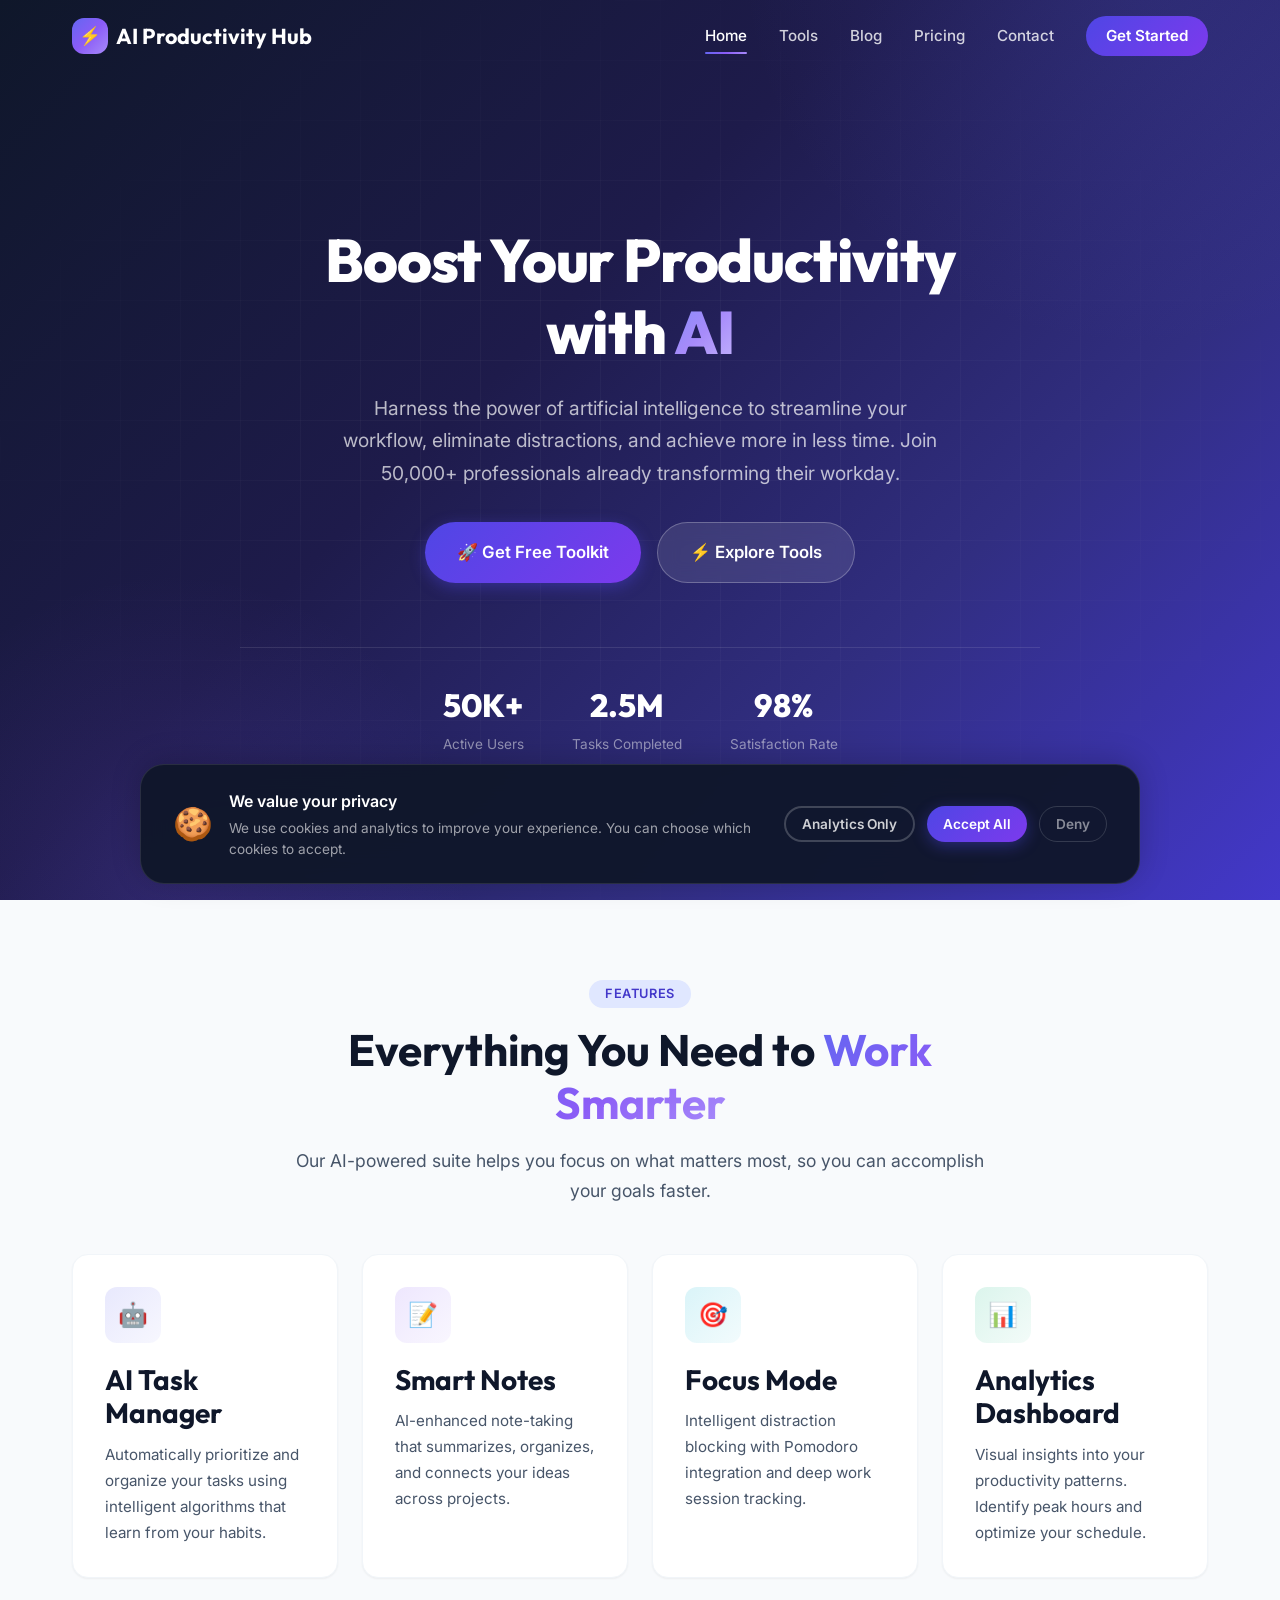
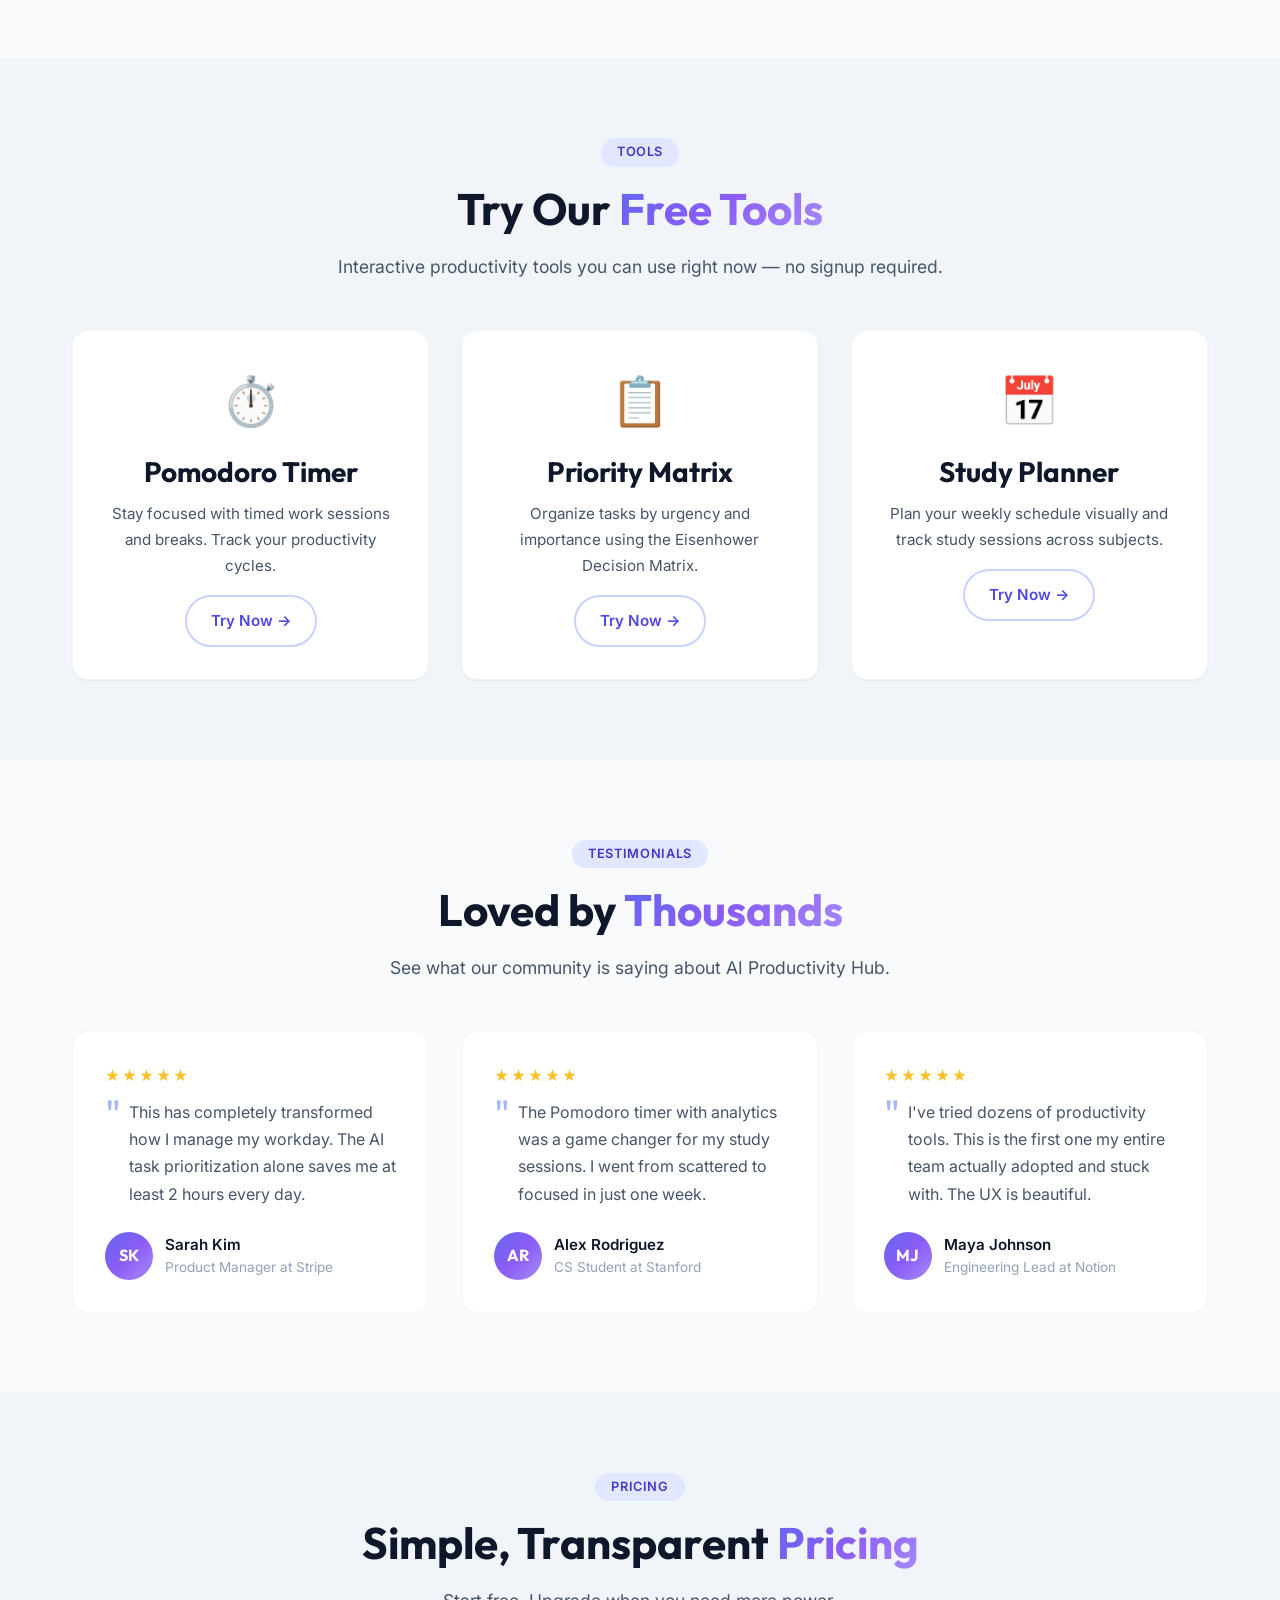
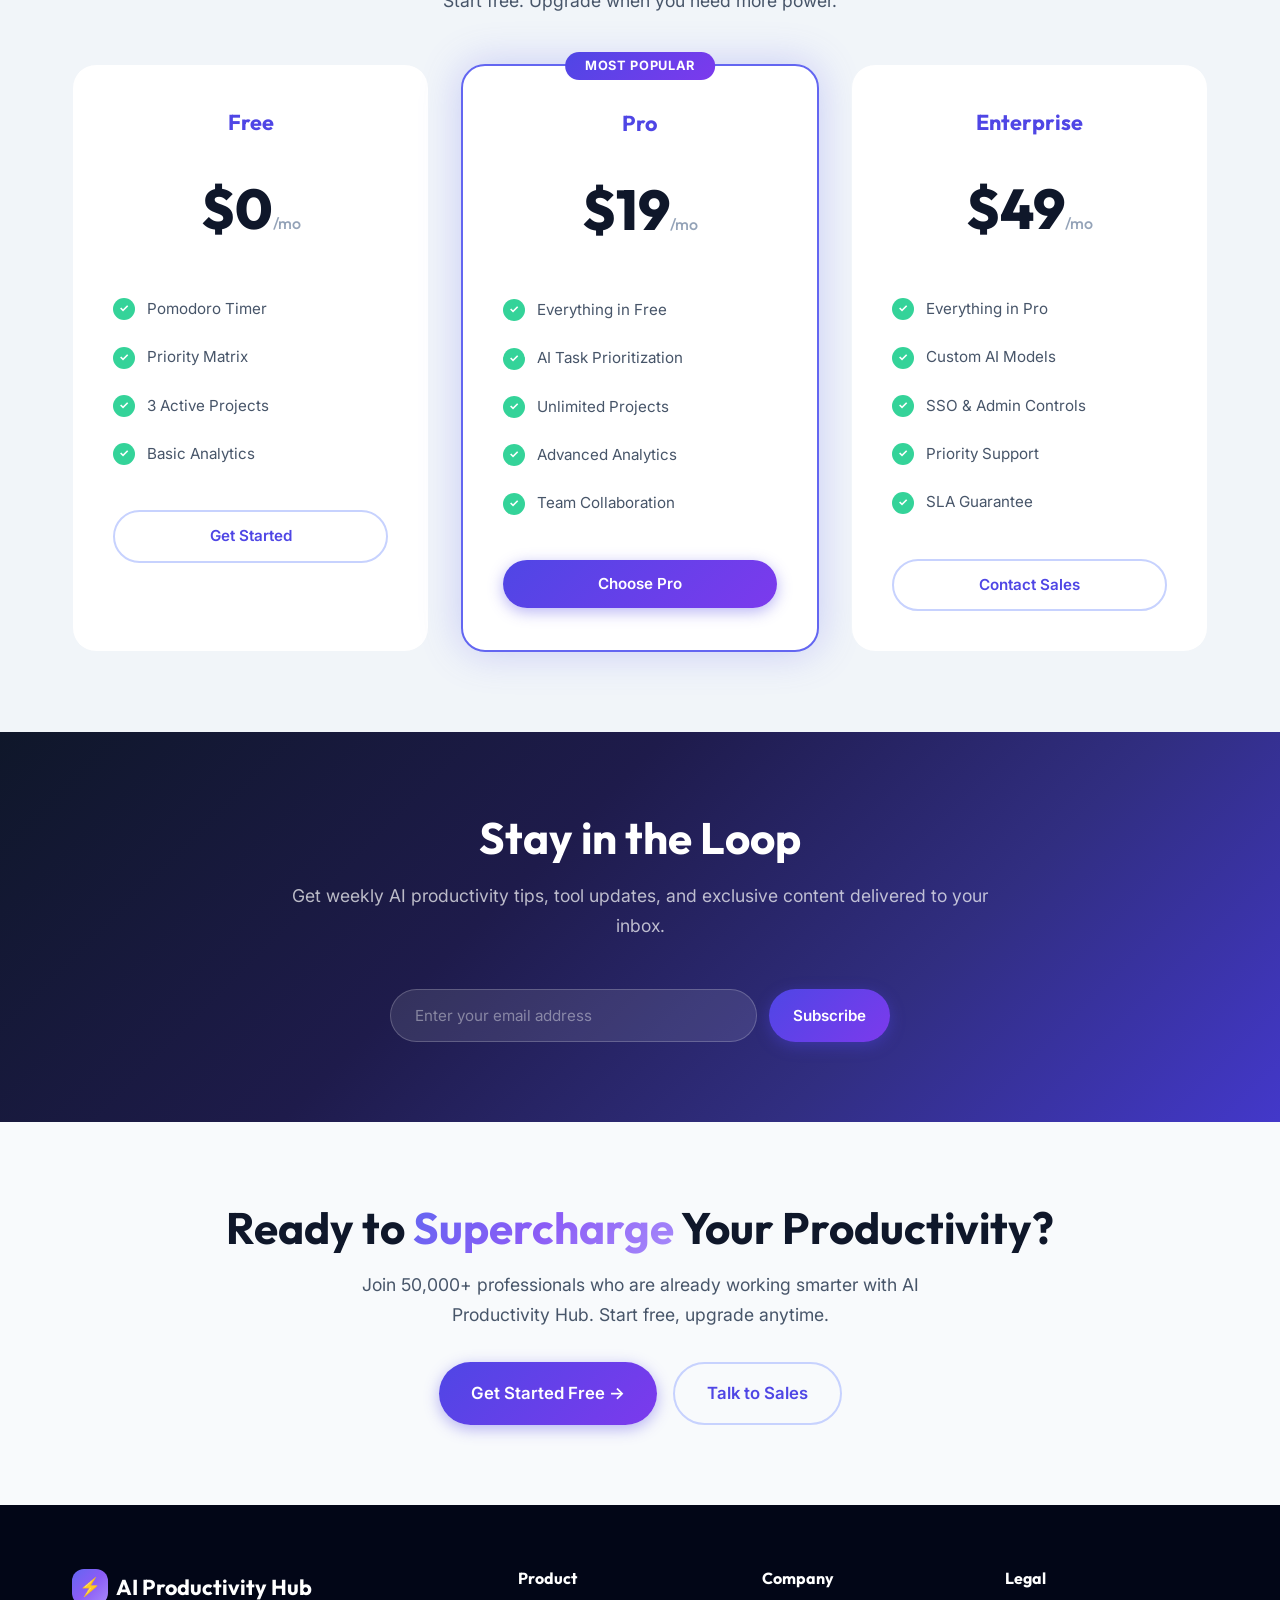
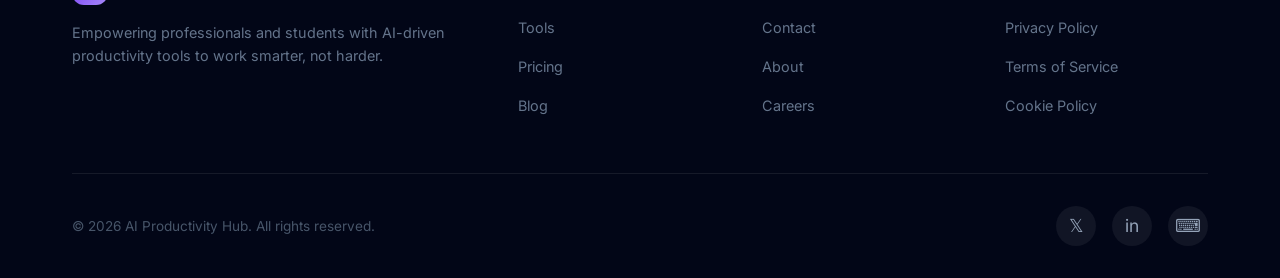
<file: index.html>
<!DOCTYPE html>
<html lang="en">
<head>
  <meta charset="UTF-8">
  <meta name="viewport" content="width=device-width, initial-scale=1.0">
  <title>AI Productivity Hub — Boost Your Productivity with AI</title>
  <meta name="description" content="AI-powered productivity tools to help you work smarter. Pomodoro timer, task prioritization, study planning, and more.">
  <!-- Open Graph -->
  <meta property="og:title" content="AI Productivity Hub — Boost Your Productivity with AI">
  <meta property="og:description" content="AI-powered productivity tools to help you work smarter.">
  <meta property="og:type" content="website">
  <meta property="og:url" content="https://aiproductivityhub.com/">
  <meta property="og:image" content="https://aiproductivityhub.com/assets/og-image.png">
  <!-- Preconnect -->
  <link rel="preconnect" href="https://fonts.googleapis.com">
  <link rel="preconnect" href="https://fonts.gstatic.com" crossorigin>
  <!-- Styles -->
  <link rel="stylesheet" href="css/style.css">
  <link rel="stylesheet" href="css/responsive.css">
  <!-- Schema.org -->
  <script type="application/ld+json">
  {
    "@context": "https://schema.org",
    "@type": "WebSite",
    "name": "AI Productivity Hub",
    "url": "https://aiproductivityhub.com/",
    "description": "AI-powered productivity tools to help you work smarter.",
    "potentialAction": {
      "@type": "SearchAction",
      "target": "https://aiproductivityhub.com/search?q={search_term_string}",
      "query-input": "required name=search_term_string"
    }
  }
  </script>
  <!-- GA4 gtag.js -->
  <script async src="https://www.googletagmanager.com/gtag/js?id=G-8ZR0M011HR"></script>
  <script src="js/analytics.js" defer></script>
</head>
<body>
  <!-- Navbar injected by components.js -->

  <!-- Hero Section -->
  <section class="hero" id="hero">
    <div class="hero-grid"></div>
    <div class="container">
      <div class="hero-content">
        <h1>Boost Your Productivity<br>with <span class="highlight">AI</span></h1>
        <p>Harness the power of artificial intelligence to streamline your workflow, eliminate distractions, and achieve more in less time. Join 50,000+ professionals already transforming their workday.</p>
        <div class="hero-ctas">
          <a href="#newsletter" class="btn btn-primary btn-lg" data-cta="hero-get-free-toolkit">🚀 Get Free Toolkit</a>
          <a href="tools.html" class="btn btn-secondary btn-lg" data-cta="hero-explore-tools">⚡ Explore Tools</a>
        </div>
        <div class="hero-stats">
          <div class="hero-stat">
            <span class="number">50K+</span>
            <span class="label">Active Users</span>
          </div>
          <div class="hero-stat">
            <span class="number">2.5M</span>
            <span class="label">Tasks Completed</span>
          </div>
          <div class="hero-stat">
            <span class="number">98%</span>
            <span class="label">Satisfaction Rate</span>
          </div>
        </div>
      </div>
    </div>
  </section>

  <!-- Features Section -->
  <section class="section" id="features">
    <div class="container">
      <div class="section-header animate-on-scroll">
        <span class="badge">Features</span>
        <h2>Everything You Need to <span class="text-gradient">Work Smarter</span></h2>
        <p>Our AI-powered suite helps you focus on what matters most, so you can accomplish your goals faster.</p>
      </div>
      <div class="grid-4">
        <div class="card animate-on-scroll delay-1">
          <div class="card-icon" style="background:linear-gradient(135deg,rgba(99,102,241,0.15),rgba(99,102,241,0.05))">🤖</div>
          <h3>AI Task Manager</h3>
          <p>Automatically prioritize and organize your tasks using intelligent algorithms that learn from your habits.</p>
        </div>
        <div class="card animate-on-scroll delay-2">
          <div class="card-icon" style="background:linear-gradient(135deg,rgba(139,92,246,0.15),rgba(139,92,246,0.05))">📝</div>
          <h3>Smart Notes</h3>
          <p>AI-enhanced note-taking that summarizes, organizes, and connects your ideas across projects.</p>
        </div>
        <div class="card animate-on-scroll delay-3">
          <div class="card-icon" style="background:linear-gradient(135deg,rgba(6,182,212,0.15),rgba(6,182,212,0.05))">🎯</div>
          <h3>Focus Mode</h3>
          <p>Intelligent distraction blocking with Pomodoro integration and deep work session tracking.</p>
        </div>
        <div class="card animate-on-scroll delay-4">
          <div class="card-icon" style="background:linear-gradient(135deg,rgba(16,185,129,0.15),rgba(16,185,129,0.05))">📊</div>
          <h3>Analytics Dashboard</h3>
          <p>Visual insights into your productivity patterns. Identify peak hours and optimize your schedule.</p>
        </div>
      </div>
    </div>
  </section>

  <!-- Popular Tools Preview -->
  <section class="section" style="background:var(--gray-100)" id="tools-preview">
    <div class="container">
      <div class="section-header animate-on-scroll">
        <span class="badge">Tools</span>
        <h2>Try Our <span class="text-gradient">Free Tools</span></h2>
        <p>Interactive productivity tools you can use right now — no signup required.</p>
      </div>
      <div class="grid-3">
        <div class="card animate-on-scroll delay-1" style="text-align:center">
          <div style="font-size:3rem;margin-bottom:var(--space-4)">⏱️</div>
          <h3>Pomodoro Timer</h3>
          <p>Stay focused with timed work sessions and breaks. Track your productivity cycles.</p>
          <a href="tools.html#pomodoro" class="btn btn-outline mt-4" data-cta="tools-preview-pomodoro">Try Now →</a>
        </div>
        <div class="card animate-on-scroll delay-2" style="text-align:center">
          <div style="font-size:3rem;margin-bottom:var(--space-4)">📋</div>
          <h3>Priority Matrix</h3>
          <p>Organize tasks by urgency and importance using the Eisenhower Decision Matrix.</p>
          <a href="tools.html#matrix" class="btn btn-outline mt-4" data-cta="tools-preview-matrix">Try Now →</a>
        </div>
        <div class="card animate-on-scroll delay-3" style="text-align:center">
          <div style="font-size:3rem;margin-bottom:var(--space-4)">📅</div>
          <h3>Study Planner</h3>
          <p>Plan your weekly schedule visually and track study sessions across subjects.</p>
          <a href="tools.html#planner" class="btn btn-outline mt-4" data-cta="tools-preview-planner">Try Now →</a>
        </div>
      </div>
    </div>
  </section>

  <!-- Testimonials -->
  <section class="section" id="testimonials">
    <div class="container">
      <div class="section-header animate-on-scroll">
        <span class="badge">Testimonials</span>
        <h2>Loved by <span class="text-gradient">Thousands</span></h2>
        <p>See what our community is saying about AI Productivity Hub.</p>
      </div>
      <div class="grid-3">
        <div class="testimonial-card animate-on-scroll delay-1">
          <div class="stars">★★★★★</div>
          <div class="testimonial-quote">This has completely transformed how I manage my workday. The AI task prioritization alone saves me at least 2 hours every day.</div>
          <div class="testimonial-author">
            <div class="testimonial-avatar">SK</div>
            <div>
              <div class="testimonial-name">Sarah Kim</div>
              <div class="testimonial-role">Product Manager at Stripe</div>
            </div>
          </div>
        </div>
        <div class="testimonial-card animate-on-scroll delay-2">
          <div class="stars">★★★★★</div>
          <div class="testimonial-quote">The Pomodoro timer with analytics was a game changer for my study sessions. I went from scattered to focused in just one week.</div>
          <div class="testimonial-author">
            <div class="testimonial-avatar">AR</div>
            <div>
              <div class="testimonial-name">Alex Rodriguez</div>
              <div class="testimonial-role">CS Student at Stanford</div>
            </div>
          </div>
        </div>
        <div class="testimonial-card animate-on-scroll delay-3">
          <div class="stars">★★★★★</div>
          <div class="testimonial-quote">I've tried dozens of productivity tools. This is the first one my entire team actually adopted and stuck with. The UX is beautiful.</div>
          <div class="testimonial-author">
            <div class="testimonial-avatar">MJ</div>
            <div>
              <div class="testimonial-name">Maya Johnson</div>
              <div class="testimonial-role">Engineering Lead at Notion</div>
            </div>
          </div>
        </div>
      </div>
    </div>
  </section>

  <!-- Pricing Preview -->
  <section class="section" style="background:var(--gray-100)" id="pricing-preview">
    <div class="container">
      <div class="section-header animate-on-scroll">
        <span class="badge">Pricing</span>
        <h2>Simple, Transparent <span class="text-gradient">Pricing</span></h2>
        <p>Start free. Upgrade when you need more power.</p>
      </div>
      <div class="grid-3">
        <div class="pricing-card animate-on-scroll delay-1">
          <div class="plan-name">Free</div>
          <div class="price">$0<span>/mo</span></div>
          <ul class="pricing-features">
            <li>Pomodoro Timer</li>
            <li>Priority Matrix</li>
            <li>3 Active Projects</li>
            <li>Basic Analytics</li>
          </ul>
          <a href="pricing.html" class="btn btn-outline w-full" data-cta="pricing-preview-free">Get Started</a>
        </div>
        <div class="pricing-card featured animate-on-scroll delay-2">
          <span class="pricing-badge">Most Popular</span>
          <div class="plan-name">Pro</div>
          <div class="price">$19<span>/mo</span></div>
          <ul class="pricing-features">
            <li>Everything in Free</li>
            <li>AI Task Prioritization</li>
            <li>Unlimited Projects</li>
            <li>Advanced Analytics</li>
            <li>Team Collaboration</li>
          </ul>
          <a href="pricing.html" class="btn btn-primary w-full" data-cta="pricing-preview-pro">Choose Pro</a>
        </div>
        <div class="pricing-card animate-on-scroll delay-3">
          <div class="plan-name">Enterprise</div>
          <div class="price">$49<span>/mo</span></div>
          <ul class="pricing-features">
            <li>Everything in Pro</li>
            <li>Custom AI Models</li>
            <li>SSO & Admin Controls</li>
            <li>Priority Support</li>
            <li>SLA Guarantee</li>
          </ul>
          <a href="pricing.html" class="btn btn-outline w-full" data-cta="pricing-preview-enterprise">Contact Sales</a>
        </div>
      </div>
    </div>
  </section>

  <!-- Newsletter -->
  <section class="section newsletter-section" id="newsletter">
    <div class="container">
      <div class="section-header animate-on-scroll">
        <h2 style="color:white">Stay in the Loop</h2>
        <p style="color:rgba(255,255,255,0.7)">Get weekly AI productivity tips, tool updates, and exclusive content delivered to your inbox.</p>
      </div>
      <form class="newsletter-form animate-on-scroll" id="newsletterForm">
        <input type="email" placeholder="Enter your email address" required aria-label="Email address">
        <button type="submit" class="btn btn-primary">Subscribe</button>
      </form>
    </div>
  </section>

  <!-- Final CTA -->
  <section class="section" id="final-cta">
    <div class="container" style="text-align:center">
      <div class="animate-on-scroll">
        <h2>Ready to <span class="text-gradient">Supercharge</span> Your Productivity?</h2>
        <p style="max-width:600px;margin:var(--space-4) auto var(--space-8);font-size:1.1rem;">Join 50,000+ professionals who are already working smarter with AI Productivity Hub. Start free, upgrade anytime.</p>
        <div class="hero-ctas">
          <a href="pricing.html" class="btn btn-primary btn-lg" data-cta="final-cta-get-started">Get Started Free →</a>
          <a href="contact.html" class="btn btn-outline btn-lg" data-cta="final-cta-contact">Talk to Sales</a>
        </div>
      </div>
    </div>
  </section>

  <!-- Footer injected by components.js -->

  <script src="js/components.js" defer></script>
  <script src="js/main.js" defer></script>
</body>
</html>
</file>
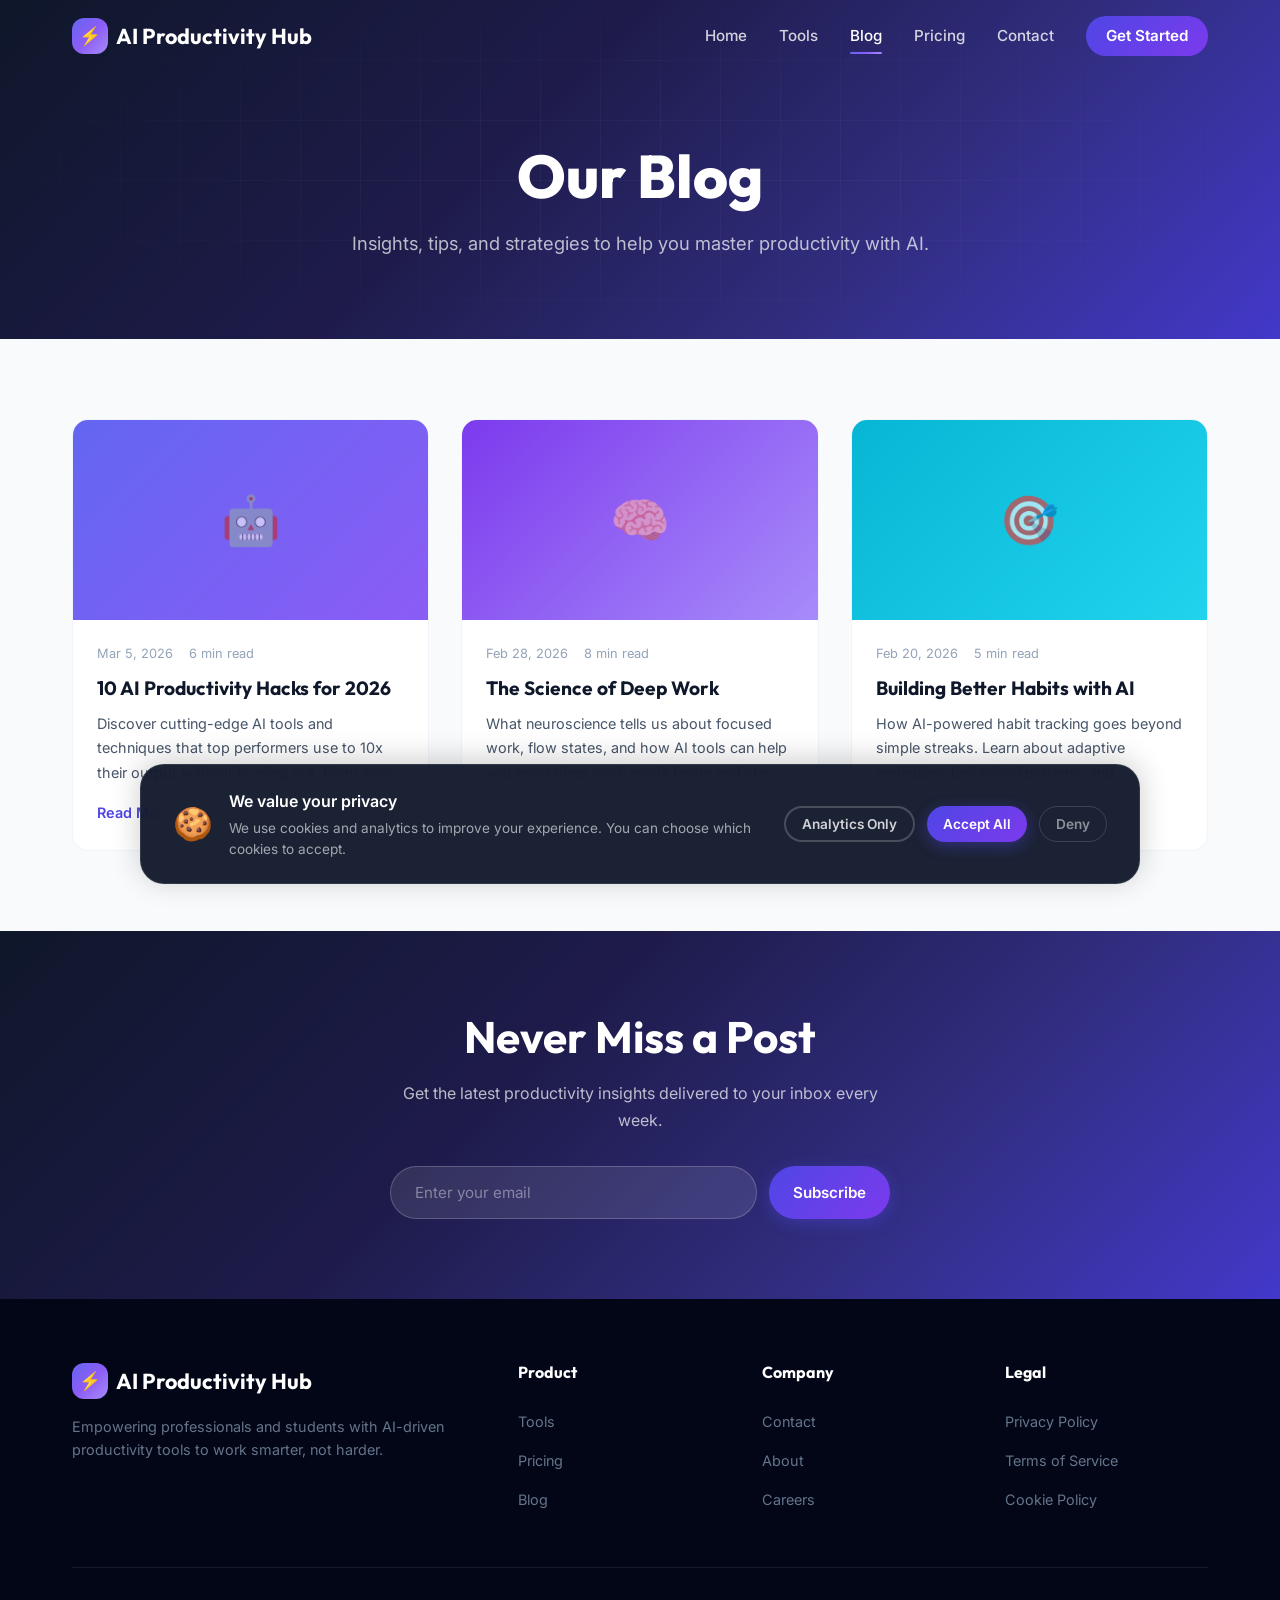
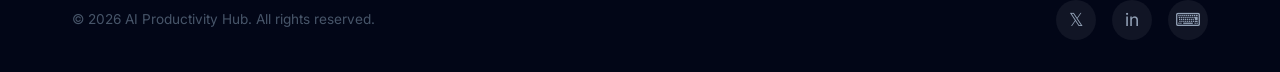
<file: blog.html>
<!DOCTYPE html>
<html lang="en">
<head>
  <meta charset="UTF-8">
  <meta name="viewport" content="width=device-width, initial-scale=1.0">
  <title>Blog — AI Productivity Hub</title>
  <meta name="description" content="Expert articles on AI productivity, deep work, and building better habits with technology.">
  <meta property="og:title" content="Blog — AI Productivity Hub">
  <meta property="og:description" content="Expert articles on AI productivity and deep work.">
  <meta property="og:type" content="website">
  <meta property="og:url" content="https://aiproductivityhub.com/blog">
  <link rel="preconnect" href="https://fonts.googleapis.com">
  <link rel="preconnect" href="https://fonts.gstatic.com" crossorigin>
  <link rel="stylesheet" href="css/style.css">
  <link rel="stylesheet" href="css/responsive.css">
  <script type="application/ld+json">
  {"@context":"https://schema.org","@type":"WebPage","name":"Blog","description":"Expert articles on AI productivity.","url":"https://aiproductivityhub.com/blog"}
  </script>
  <script async src="https://www.googletagmanager.com/gtag/js?id=G-8ZR0M011HR"></script>
  <script src="js/analytics.js" defer></script>
</head>
<body>

  <section class="page-hero">
    <div class="container">
      <h1>Our <span class="highlight">Blog</span></h1>
      <p>Insights, tips, and strategies to help you master productivity with AI.</p>
    </div>
  </section>

  <main>
    <section class="section">
      <div class="container">
        <div class="grid-3">

          <!-- Blog Post 1 -->
          <article class="blog-card animate-on-scroll delay-1" onclick="handleBlogClick('10 AI Productivity Hacks for 2026')">
            <div class="blog-card-image" style="background:linear-gradient(135deg,#6366f1,#8b5cf6)">
              <span class="blog-icon">🤖</span>
            </div>
            <div class="blog-card-body">
              <div class="blog-card-meta">
                <span>Mar 5, 2026</span>
                <span>6 min read</span>
              </div>
              <h3>10 AI Productivity Hacks for 2026</h3>
              <p>Discover cutting-edge AI tools and techniques that top performers use to 10x their output without burning out. From smart scheduling to automated task triaging.</p>
              <span class="read-more">Read More →</span>
            </div>
          </article>

          <!-- Blog Post 2 -->
          <article class="blog-card animate-on-scroll delay-2" onclick="handleBlogClick('The Science of Deep Work')">
            <div class="blog-card-image" style="background:linear-gradient(135deg,#7c3aed,#a78bfa)">
              <span class="blog-icon">🧠</span>
            </div>
            <div class="blog-card-body">
              <div class="blog-card-meta">
                <span>Feb 28, 2026</span>
                <span>8 min read</span>
              </div>
              <h3>The Science of Deep Work</h3>
              <p>What neuroscience tells us about focused work, flow states, and how AI tools can help you enter deep work mode faster and stay there longer.</p>
              <span class="read-more">Read More →</span>
            </div>
          </article>

          <!-- Blog Post 3 -->
          <article class="blog-card animate-on-scroll delay-3" onclick="handleBlogClick('Building Better Habits with AI')">
            <div class="blog-card-image" style="background:linear-gradient(135deg,#06b6d4,#22d3ee)">
              <span class="blog-icon">🎯</span>
            </div>
            <div class="blog-card-body">
              <div class="blog-card-meta">
                <span>Feb 20, 2026</span>
                <span>5 min read</span>
              </div>
              <h3>Building Better Habits with AI</h3>
              <p>How AI-powered habit tracking goes beyond simple streaks. Learn about adaptive reminders, behavioral patterns, and personalized nudges.</p>
              <span class="read-more">Read More →</span>
            </div>
          </article>

        </div>
      </div>
    </section>
  </main>

  <!-- Newsletter CTA -->
  <section class="section newsletter-section">
    <div class="container" style="text-align:center">
      <div class="animate-on-scroll">
        <h2 style="color:white">Never Miss a Post</h2>
        <p style="color:rgba(255,255,255,0.7);max-width:500px;margin:var(--space-4) auto var(--space-8)">Get the latest productivity insights delivered to your inbox every week.</p>
        <form class="newsletter-form" id="newsletterForm">
          <input type="email" placeholder="Enter your email" required aria-label="Email address">
          <button type="submit" class="btn btn-primary">Subscribe</button>
        </form>
      </div>
    </div>
  </section>

  <script src="js/components.js" defer></script>
  <script src="js/main.js" defer></script>
  <script>
    function handleBlogClick(title) {
      if(window.Analytics) Analytics.trackBlogClick(title);
      showToast('Blog post: ' + title);
    }
  </script>
</body>
</html>
</file>
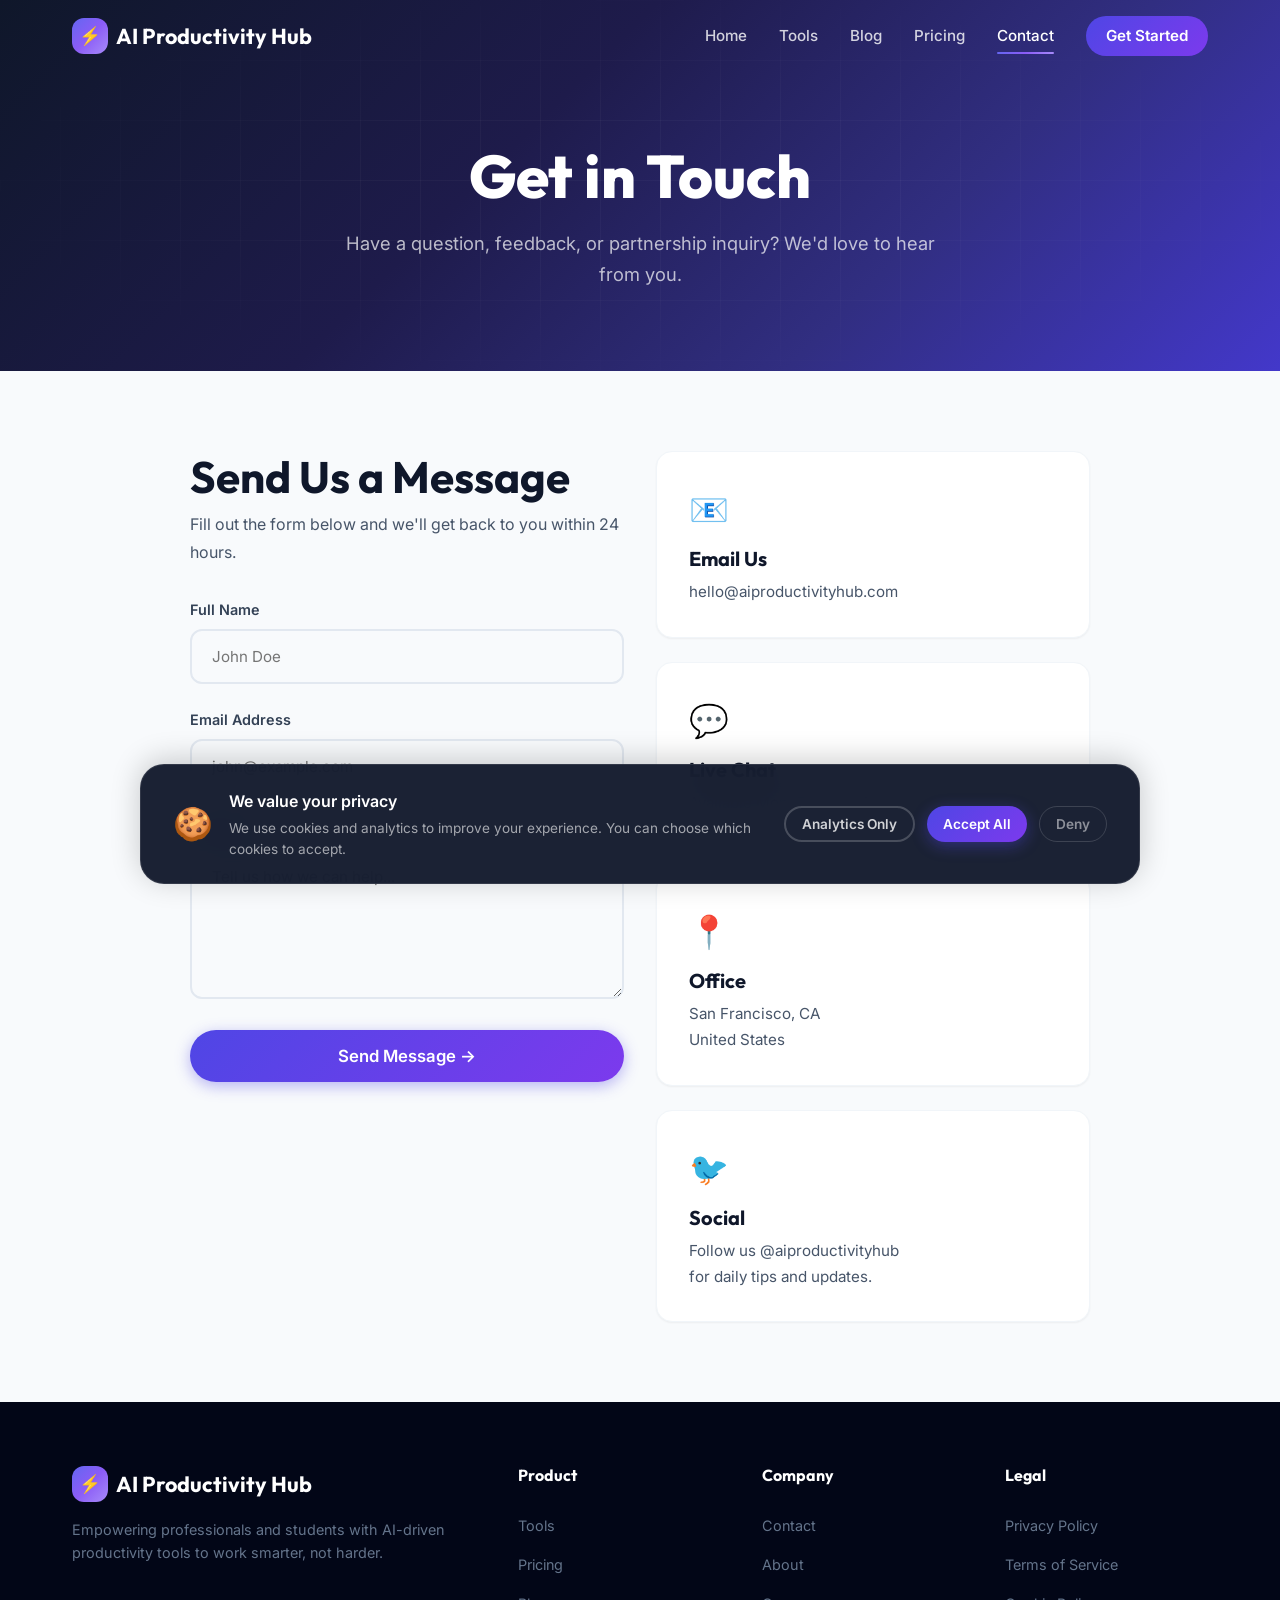
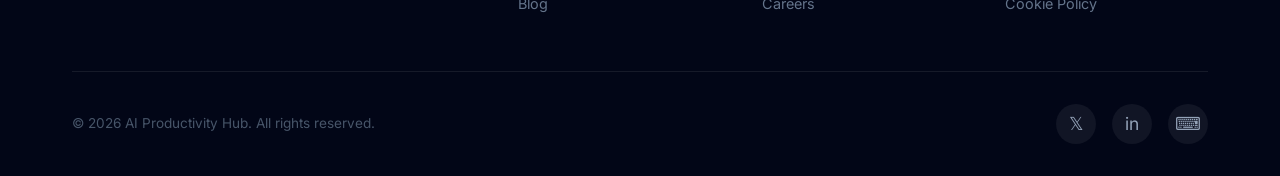
<file: contact.html>
<!DOCTYPE html>
<html lang="en">
<head>
  <meta charset="UTF-8">
  <meta name="viewport" content="width=device-width, initial-scale=1.0">
  <title>Contact Us — AI Productivity Hub</title>
  <meta name="description" content="Get in touch with the AI Productivity Hub team. We'd love to hear from you.">
  <meta property="og:title" content="Contact Us — AI Productivity Hub">
  <meta property="og:description" content="Get in touch with the AI Productivity Hub team.">
  <meta property="og:type" content="website">
  <meta property="og:url" content="https://aiproductivityhub.com/contact">
  <link rel="preconnect" href="https://fonts.googleapis.com">
  <link rel="preconnect" href="https://fonts.gstatic.com" crossorigin>
  <link rel="stylesheet" href="css/style.css">
  <link rel="stylesheet" href="css/responsive.css">
  <script type="application/ld+json">
  {"@context":"https://schema.org","@type":"WebPage","name":"Contact Us","description":"Get in touch with the AI Productivity Hub team.","url":"https://aiproductivityhub.com/contact"}
  </script>
  <script async src="https://www.googletagmanager.com/gtag/js?id=G-8ZR0M011HR"></script>
  <script src="js/analytics.js" defer></script>
</head>
<body>

  <section class="page-hero">
    <div class="container">
      <h1>Get in <span class="highlight">Touch</span></h1>
      <p>Have a question, feedback, or partnership inquiry? We'd love to hear from you.</p>
    </div>
  </section>

  <main>
    <section class="section">
      <div class="container">
        <div class="grid-2" style="max-width:900px;margin:0 auto;align-items:start">
          <!-- Contact Form -->
          <div class="animate-on-scroll">
            <h2 style="margin-bottom:var(--space-2)">Send Us a Message</h2>
            <p style="margin-bottom:var(--space-8)">Fill out the form below and we'll get back to you within 24 hours.</p>
            <form class="contact-form" id="contactForm" onsubmit="handleContactSubmit(event)">
              <div class="form-group">
                <label for="contactName">Full Name</label>
                <input type="text" id="contactName" placeholder="John Doe" required>
              </div>
              <div class="form-group">
                <label for="contactEmail">Email Address</label>
                <input type="email" id="contactEmail" placeholder="john@example.com" required>
              </div>
              <div class="form-group">
                <label for="contactMessage">Message</label>
                <textarea id="contactMessage" placeholder="Tell us how we can help..." required></textarea>
              </div>
              <button type="submit" class="btn btn-primary btn-lg w-full">Send Message →</button>
            </form>
          </div>

          <!-- Contact Info -->
          <div class="animate-on-scroll delay-2">
            <div class="card" style="margin-bottom:var(--space-6)">
              <div style="font-size:2rem;margin-bottom:var(--space-3)">📧</div>
              <h4>Email Us</h4>
              <p style="margin-top:var(--space-2)">hello@aiproductivityhub.com</p>
            </div>
            <div class="card" style="margin-bottom:var(--space-6)">
              <div style="font-size:2rem;margin-bottom:var(--space-3)">💬</div>
              <h4>Live Chat</h4>
              <p style="margin-top:var(--space-2)">Available Mon–Fri, 9am–6pm EST</p>
            </div>
            <div class="card" style="margin-bottom:var(--space-6)">
              <div style="font-size:2rem;margin-bottom:var(--space-3)">📍</div>
              <h4>Office</h4>
              <p style="margin-top:var(--space-2)">San Francisco, CA<br>United States</p>
            </div>
            <div class="card">
              <div style="font-size:2rem;margin-bottom:var(--space-3)">🐦</div>
              <h4>Social</h4>
              <p style="margin-top:var(--space-2)">Follow us @aiproductivityhub<br>for daily tips and updates.</p>
            </div>
          </div>
        </div>
      </div>
    </section>
  </main>

  <script src="js/components.js" defer></script>
  <script src="js/main.js" defer></script>
  <script>
    // Track form start (first field focus)
    (function() {
      var formStarted = false;
      document.addEventListener('DOMContentLoaded', function() {
        var form = document.getElementById('contactForm');
        if(!form) return;
        form.querySelectorAll('input, textarea').forEach(function(field) {
          field.addEventListener('focus', function() {
            if(!formStarted) {
              formStarted = true;
              if(window.Analytics) Analytics.trackEvent('form_start', { form_name: 'contact' });
            }
          }, { once: false });
        });
      });
    })();

    function handleContactSubmit(e) {
      e.preventDefault();
      if(window.Analytics) Analytics.trackContactSubmitted();
      document.getElementById('contactForm').reset();
      showToast('Message sent successfully! We\'ll be in touch soon 🎉');
    }
  </script>
</body>
</html>
</file>
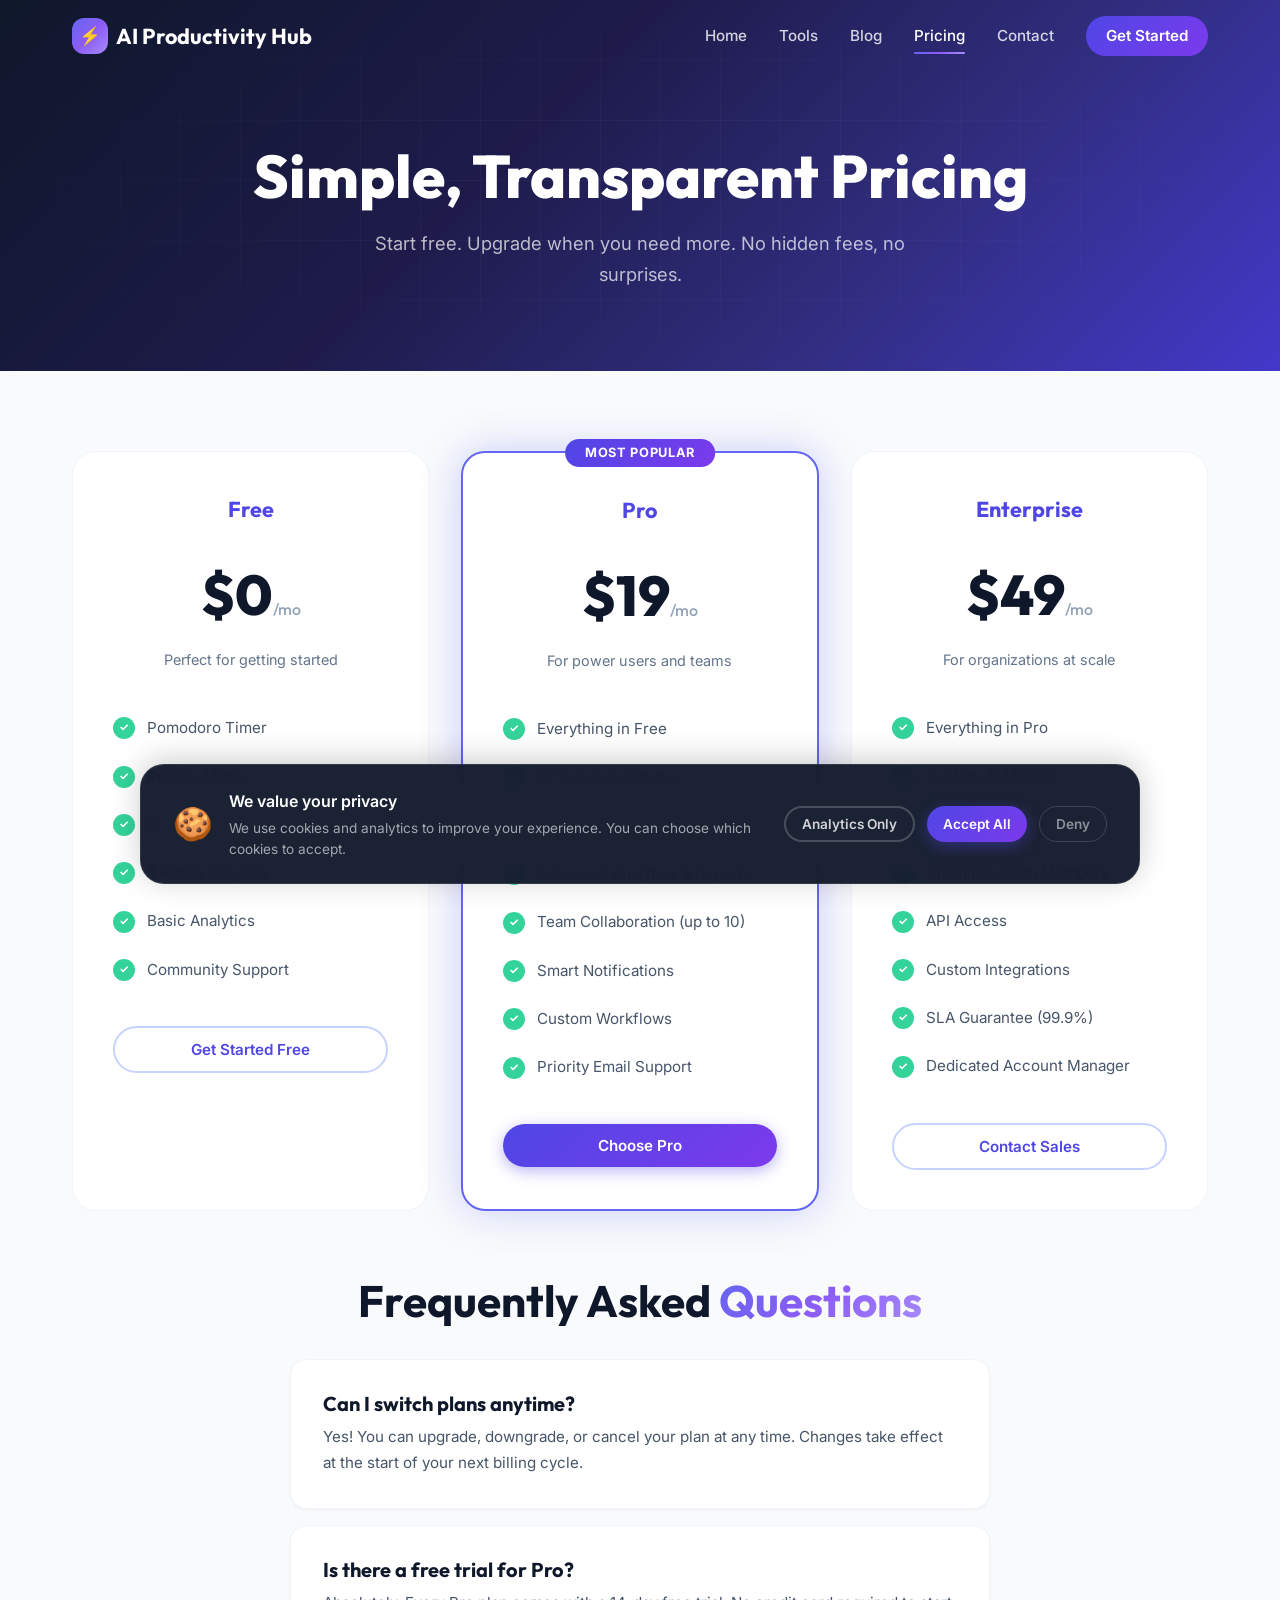
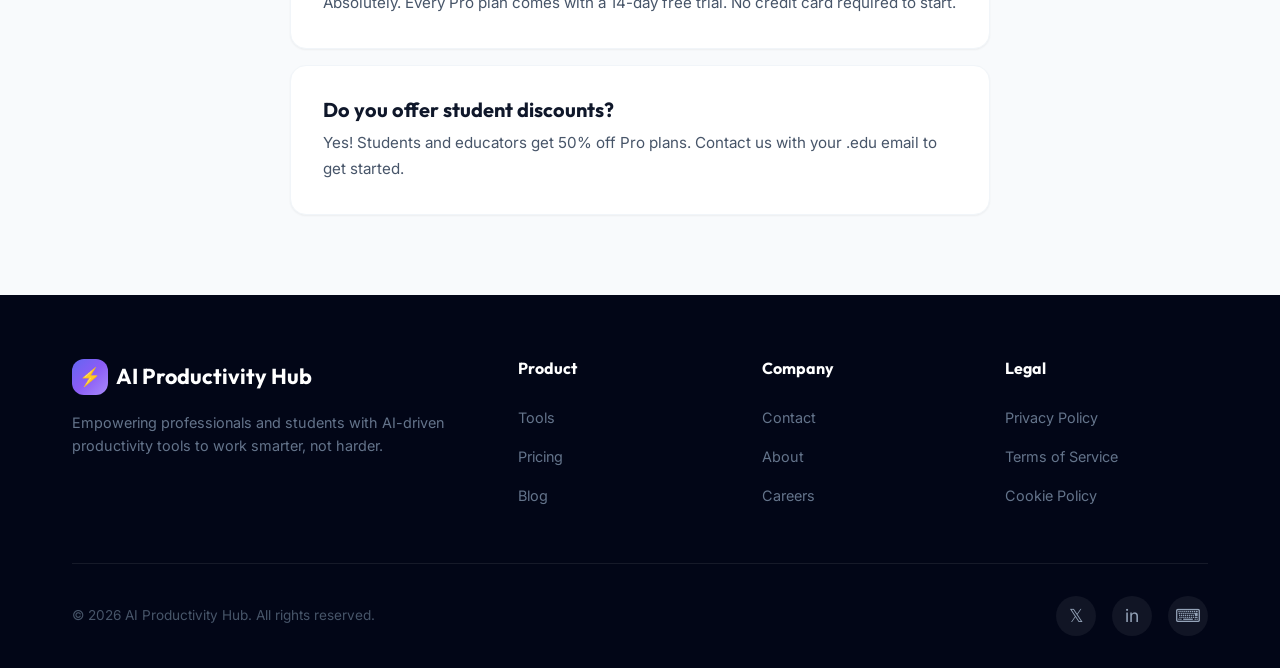
<file: pricing.html>
<!DOCTYPE html>
<html lang="en">
<head>
  <meta charset="UTF-8">
  <meta name="viewport" content="width=device-width, initial-scale=1.0">
  <title>Pricing — AI Productivity Hub</title>
  <meta name="description" content="Simple, transparent pricing. Start free, upgrade when you need more power.">
  <meta property="og:title" content="Pricing — AI Productivity Hub">
  <meta property="og:description" content="Simple, transparent pricing for AI productivity tools.">
  <meta property="og:type" content="website">
  <meta property="og:url" content="https://aiproductivityhub.com/pricing">
  <link rel="preconnect" href="https://fonts.googleapis.com">
  <link rel="preconnect" href="https://fonts.gstatic.com" crossorigin>
  <link rel="stylesheet" href="css/style.css">
  <link rel="stylesheet" href="css/responsive.css">
  <script type="application/ld+json">
  {"@context":"https://schema.org","@type":"WebPage","name":"Pricing","description":"Simple, transparent pricing for AI productivity tools.","url":"https://aiproductivityhub.com/pricing"}
  </script>
  <script async src="https://www.googletagmanager.com/gtag/js?id=G-8ZR0M011HR"></script>
  <script src="js/analytics.js" defer></script>
</head>
<body>

  <section class="page-hero">
    <div class="container">
      <h1>Simple, Transparent <span class="highlight">Pricing</span></h1>
      <p>Start free. Upgrade when you need more. No hidden fees, no surprises.</p>
    </div>
  </section>

  <main>
    <section class="section">
      <div class="container">
        <div class="grid-3">

          <!-- Free Tier -->
          <div class="pricing-card animate-on-scroll delay-1">
            <div class="plan-name">Free</div>
            <div class="price">$0<span>/mo</span></div>
            <p style="color:var(--gray-500);font-size:0.9rem;margin-bottom:var(--space-4)">Perfect for getting started</p>
            <ul class="pricing-features">
              <li>Pomodoro Timer</li>
              <li>Priority Matrix</li>
              <li>Study Planner</li>
              <li>3 Active Projects</li>
              <li>Basic Analytics</li>
              <li>Community Support</li>
            </ul>
            <button class="btn btn-outline w-full" onclick="handlePlanSelect('free')">Get Started Free</button>
          </div>

          <!-- Pro Tier -->
          <div class="pricing-card featured animate-on-scroll delay-2">
            <span class="pricing-badge">Most Popular</span>
            <div class="plan-name">Pro</div>
            <div class="price">$19<span>/mo</span></div>
            <p style="color:var(--gray-500);font-size:0.9rem;margin-bottom:var(--space-4)">For power users and teams</p>
            <ul class="pricing-features">
              <li>Everything in Free</li>
              <li>AI Task Prioritization</li>
              <li>Unlimited Projects</li>
              <li>Advanced Analytics & Reports</li>
              <li>Team Collaboration (up to 10)</li>
              <li>Smart Notifications</li>
              <li>Custom Workflows</li>
              <li>Priority Email Support</li>
            </ul>
            <button class="btn btn-primary w-full" onclick="handlePlanSelect('pro')">Choose Pro</button>
          </div>

          <!-- Enterprise Tier -->
          <div class="pricing-card animate-on-scroll delay-3">
            <div class="plan-name">Enterprise</div>
            <div class="price">$49<span>/mo</span></div>
            <p style="color:var(--gray-500);font-size:0.9rem;margin-bottom:var(--space-4)">For organizations at scale</p>
            <ul class="pricing-features">
              <li>Everything in Pro</li>
              <li>Custom AI Models</li>
              <li>SSO & Admin Controls</li>
              <li>Unlimited Team Members</li>
              <li>API Access</li>
              <li>Custom Integrations</li>
              <li>SLA Guarantee (99.9%)</li>
              <li>Dedicated Account Manager</li>
            </ul>
            <button class="btn btn-outline w-full" onclick="handlePlanSelect('enterprise')">Contact Sales</button>
          </div>

        </div>

        <!-- FAQ Section -->
        <div style="max-width:700px;margin:var(--space-16) auto 0;text-align:center" class="animate-on-scroll">
          <h2>Frequently Asked <span class="text-gradient">Questions</span></h2>
          <div style="text-align:left;margin-top:var(--space-8)">
            <div class="card" style="margin-bottom:var(--space-4)">
              <h4>Can I switch plans anytime?</h4>
              <p style="margin-top:var(--space-2)">Yes! You can upgrade, downgrade, or cancel your plan at any time. Changes take effect at the start of your next billing cycle.</p>
            </div>
            <div class="card" style="margin-bottom:var(--space-4)">
              <h4>Is there a free trial for Pro?</h4>
              <p style="margin-top:var(--space-2)">Absolutely. Every Pro plan comes with a 14-day free trial. No credit card required to start.</p>
            </div>
            <div class="card">
              <h4>Do you offer student discounts?</h4>
              <p style="margin-top:var(--space-2)">Yes! Students and educators get 50% off Pro plans. Contact us with your .edu email to get started.</p>
            </div>
          </div>
        </div>

      </div>
    </section>
  </main>

  <script src="js/components.js" defer></script>
  <script src="js/main.js" defer></script>
  <script>
    // E-Commerce: Track pricing page view
    document.addEventListener('DOMContentLoaded', function() {
      // Fire view_item_list when pricing section is visible
      if(window.Analytics) Analytics.trackViewPricingPlans();

      // Track hover on pricing cards (view_item)
      document.querySelectorAll('.pricing-card').forEach(function(card) {
        var planName = card.querySelector('.plan-name');
        if(!planName) return;
        var plan = planName.textContent.trim().toLowerCase();
        var hoverTracked = false;
        card.addEventListener('mouseenter', function() {
          if(!hoverTracked && window.Analytics) {
            hoverTracked = true;
            Analytics.trackViewPlan(plan);
            Analytics.trackPricingEngagement(plan, 'hover');
          }
        });
      });

      // FAQ interaction tracking
      document.querySelectorAll('.card h4').forEach(function(faq) {
        faq.style.cursor = 'pointer';
        faq.addEventListener('click', function() {
          if(window.Analytics) Analytics.trackFAQInteraction(this.textContent.trim());
        });
      });
    });

    function handlePlanSelect(plan) {
      if(window.Analytics) {
        Analytics.trackPlanSelected(plan);
        Analytics.trackAddToCart(plan);       // E-commerce: add_to_cart
        Analytics.trackBeginCheckout(plan);   // E-commerce: begin_checkout
      }
      showToast('Great choice! ' + plan.charAt(0).toUpperCase() + plan.slice(1) + ' plan selected 🎉');
    }
  </script>
</body>
</html>
</file>
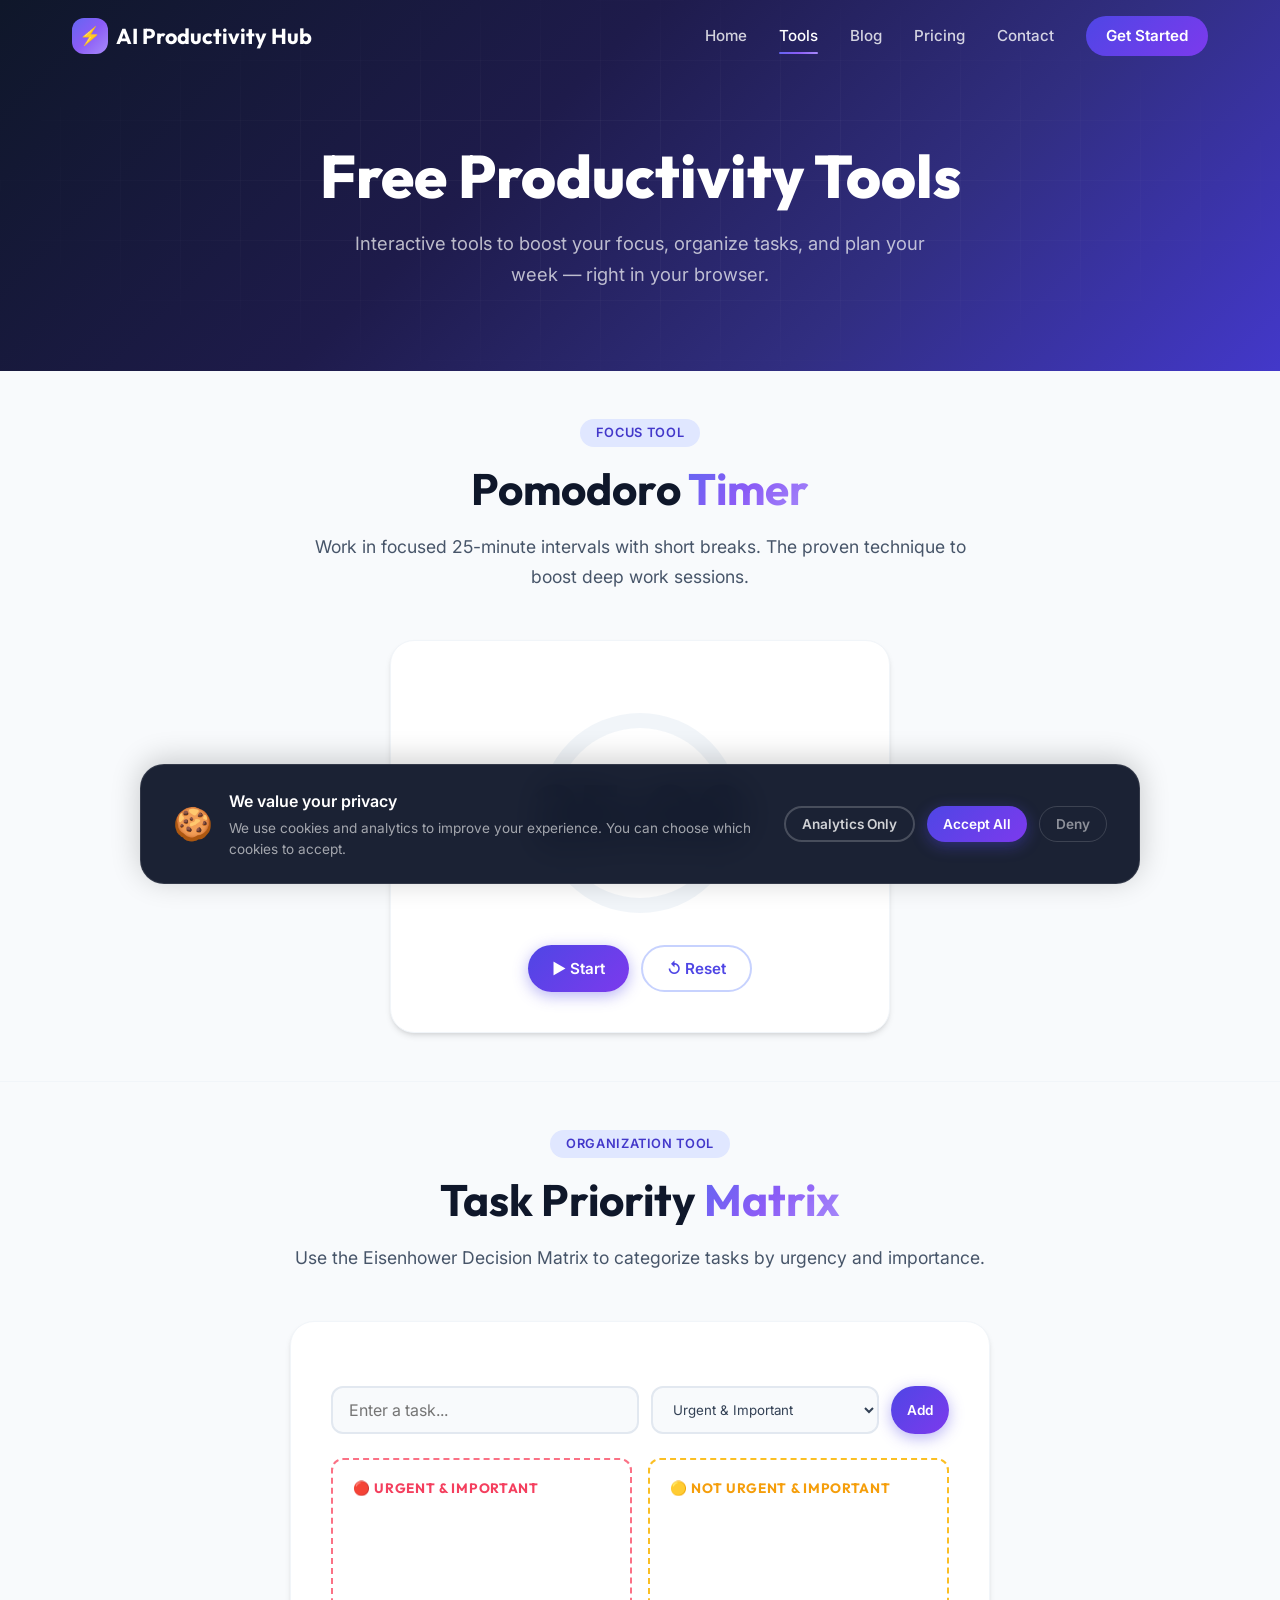
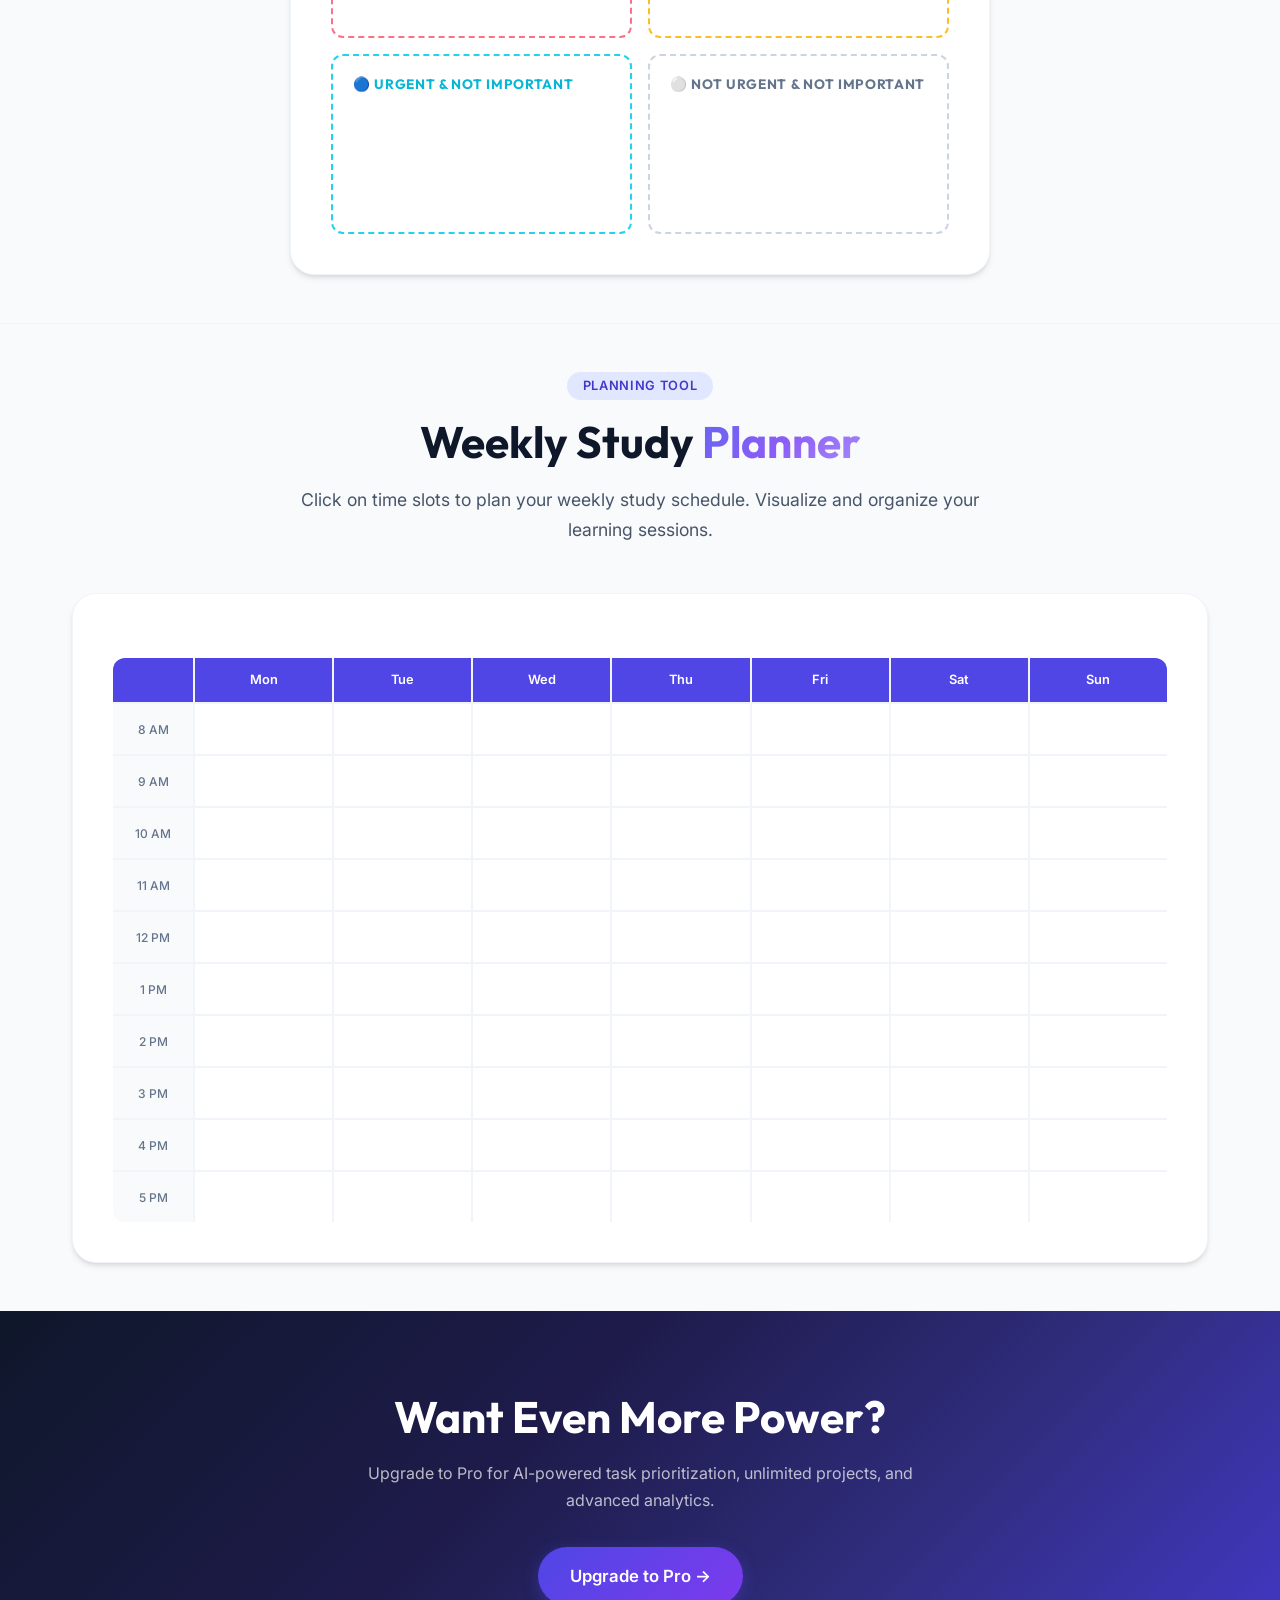
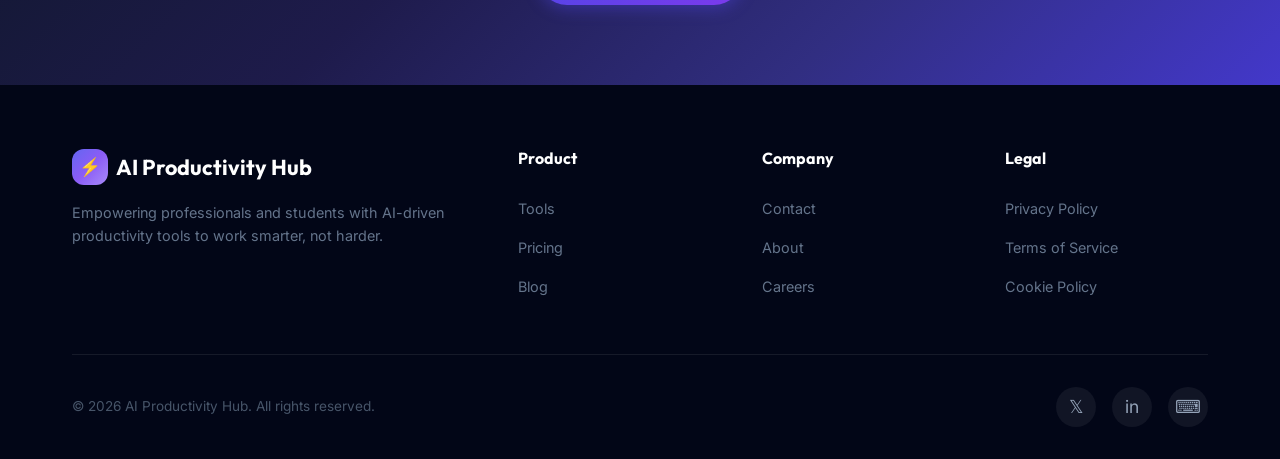
<file: tools.html>
<!DOCTYPE html>
<html lang="en">
<head>
  <meta charset="UTF-8">
  <meta name="viewport" content="width=device-width, initial-scale=1.0">
  <title>Free Productivity Tools — AI Productivity Hub</title>
  <meta name="description" content="Try our free interactive productivity tools: Pomodoro Timer, Task Priority Matrix, and Study Planner.">
  <meta property="og:title" content="Free Productivity Tools — AI Productivity Hub">
  <meta property="og:description" content="Interactive AI-powered productivity tools you can use right now.">
  <meta property="og:type" content="website">
  <meta property="og:url" content="https://aiproductivityhub.com/tools">
  <link rel="preconnect" href="https://fonts.googleapis.com">
  <link rel="preconnect" href="https://fonts.gstatic.com" crossorigin>
  <link rel="stylesheet" href="css/style.css">
  <link rel="stylesheet" href="css/responsive.css">
  <script type="application/ld+json">
  {"@context":"https://schema.org","@type":"WebPage","name":"Free Productivity Tools","description":"Interactive AI-powered productivity tools.","url":"https://aiproductivityhub.com/tools"}
  </script>
  <script async src="https://www.googletagmanager.com/gtag/js?id=G-8ZR0M011HR"></script>
  <script src="js/analytics.js" defer></script>
</head>
<body>

  <!-- Page Hero -->
  <section class="page-hero">
    <div class="container">
      <h1>Free Productivity <span class="highlight">Tools</span></h1>
      <p>Interactive tools to boost your focus, organize tasks, and plan your week — right in your browser.</p>
    </div>
  </section>

  <main>
    <!-- Pomodoro Timer -->
    <section class="section tool-section" id="pomodoro">
      <div class="container">
        <div class="section-header animate-on-scroll">
          <span class="badge">Focus Tool</span>
          <h2>Pomodoro <span class="text-gradient">Timer</span></h2>
          <p>Work in focused 25-minute intervals with short breaks. The proven technique to boost deep work sessions.</p>
        </div>
        <div class="tool-widget animate-on-scroll" style="max-width:500px;margin:0 auto;text-align:center">
          <div class="pomodoro-progress" id="pomodoroProgress">
            <div class="pomodoro-progress-inner">
              <div class="pomodoro-display" id="pomodoroTime">25:00</div>
            </div>
          </div>
          <div class="pomodoro-controls">
            <button class="btn btn-primary" id="pomStartBtn" onclick="pomodoroStart()">▶ Start</button>
            <button class="btn btn-outline" onclick="pomodoroReset()">↺ Reset</button>
          </div>
        </div>
      </div>
    </section>

    <!-- Priority Matrix -->
    <section class="section tool-section" id="matrix" style="background:var(--gray-50)">
      <div class="container">
        <div class="section-header animate-on-scroll">
          <span class="badge">Organization Tool</span>
          <h2>Task Priority <span class="text-gradient">Matrix</span></h2>
          <p>Use the Eisenhower Decision Matrix to categorize tasks by urgency and importance.</p>
        </div>
        <div class="tool-widget animate-on-scroll" style="max-width:700px;margin:0 auto">
          <div class="matrix-input-row">
            <input type="text" id="matrixInput" placeholder="Enter a task..." aria-label="Task name">
            <select id="matrixQuadrant" aria-label="Select quadrant">
              <option value="ui">Urgent & Important</option>
              <option value="ni">Not Urgent & Important</option>
              <option value="un">Urgent & Not Important</option>
              <option value="nn">Not Urgent & Not Important</option>
            </select>
            <button class="btn btn-primary btn-sm" onclick="addMatrixTask()">Add</button>
          </div>
          <div class="matrix-grid">
            <div class="matrix-quadrant urgent-important">
              <h4>🔴 Urgent & Important</h4>
              <div id="quadrant-ui"></div>
            </div>
            <div class="matrix-quadrant not-urgent-important">
              <h4>🟡 Not Urgent & Important</h4>
              <div id="quadrant-ni"></div>
            </div>
            <div class="matrix-quadrant urgent-not-important">
              <h4>🔵 Urgent & Not Important</h4>
              <div id="quadrant-un"></div>
            </div>
            <div class="matrix-quadrant not-urgent-not-important">
              <h4>⚪ Not Urgent & Not Important</h4>
              <div id="quadrant-nn"></div>
            </div>
          </div>
        </div>
      </div>
    </section>

    <!-- Study Planner -->
    <section class="section tool-section" id="planner">
      <div class="container">
        <div class="section-header animate-on-scroll">
          <span class="badge">Planning Tool</span>
          <h2>Weekly Study <span class="text-gradient">Planner</span></h2>
          <p>Click on time slots to plan your weekly study schedule. Visualize and organize your learning sessions.</p>
        </div>
        <div class="tool-widget animate-on-scroll" style="overflow-x:auto">
          <div class="planner-grid">
            <!-- Header row -->
            <div class="planner-header"></div>
            <div class="planner-header">Mon</div>
            <div class="planner-header">Tue</div>
            <div class="planner-header">Wed</div>
            <div class="planner-header">Thu</div>
            <div class="planner-header">Fri</div>
            <div class="planner-header">Sat</div>
            <div class="planner-header">Sun</div>
            <!-- 8 AM -->
            <div class="planner-time">8 AM</div>
            <div class="planner-cell"></div><div class="planner-cell"></div><div class="planner-cell"></div><div class="planner-cell"></div><div class="planner-cell"></div><div class="planner-cell"></div><div class="planner-cell"></div>
            <!-- 9 AM -->
            <div class="planner-time">9 AM</div>
            <div class="planner-cell"></div><div class="planner-cell"></div><div class="planner-cell"></div><div class="planner-cell"></div><div class="planner-cell"></div><div class="planner-cell"></div><div class="planner-cell"></div>
            <!-- 10 AM -->
            <div class="planner-time">10 AM</div>
            <div class="planner-cell"></div><div class="planner-cell"></div><div class="planner-cell"></div><div class="planner-cell"></div><div class="planner-cell"></div><div class="planner-cell"></div><div class="planner-cell"></div>
            <!-- 11 AM -->
            <div class="planner-time">11 AM</div>
            <div class="planner-cell"></div><div class="planner-cell"></div><div class="planner-cell"></div><div class="planner-cell"></div><div class="planner-cell"></div><div class="planner-cell"></div><div class="planner-cell"></div>
            <!-- 12 PM -->
            <div class="planner-time">12 PM</div>
            <div class="planner-cell"></div><div class="planner-cell"></div><div class="planner-cell"></div><div class="planner-cell"></div><div class="planner-cell"></div><div class="planner-cell"></div><div class="planner-cell"></div>
            <!-- 1 PM -->
            <div class="planner-time">1 PM</div>
            <div class="planner-cell"></div><div class="planner-cell"></div><div class="planner-cell"></div><div class="planner-cell"></div><div class="planner-cell"></div><div class="planner-cell"></div><div class="planner-cell"></div>
            <!-- 2 PM -->
            <div class="planner-time">2 PM</div>
            <div class="planner-cell"></div><div class="planner-cell"></div><div class="planner-cell"></div><div class="planner-cell"></div><div class="planner-cell"></div><div class="planner-cell"></div><div class="planner-cell"></div>
            <!-- 3 PM -->
            <div class="planner-time">3 PM</div>
            <div class="planner-cell"></div><div class="planner-cell"></div><div class="planner-cell"></div><div class="planner-cell"></div><div class="planner-cell"></div><div class="planner-cell"></div><div class="planner-cell"></div>
            <!-- 4 PM -->
            <div class="planner-time">4 PM</div>
            <div class="planner-cell"></div><div class="planner-cell"></div><div class="planner-cell"></div><div class="planner-cell"></div><div class="planner-cell"></div><div class="planner-cell"></div><div class="planner-cell"></div>
            <!-- 5 PM -->
            <div class="planner-time">5 PM</div>
            <div class="planner-cell"></div><div class="planner-cell"></div><div class="planner-cell"></div><div class="planner-cell"></div><div class="planner-cell"></div><div class="planner-cell"></div><div class="planner-cell"></div>
          </div>
        </div>
      </div>
    </section>
  </main>

  <!-- CTA -->
  <section class="section newsletter-section">
    <div class="container" style="text-align:center">
      <div class="animate-on-scroll">
        <h2 style="color:white">Want Even More Power?</h2>
        <p style="color:rgba(255,255,255,0.7);max-width:600px;margin:var(--space-4) auto var(--space-8)">Upgrade to Pro for AI-powered task prioritization, unlimited projects, and advanced analytics.</p>
        <a href="pricing.html" class="btn btn-primary btn-lg" data-cta="tools-cta-upgrade">Upgrade to Pro →</a>
      </div>
    </div>
  </section>

  <script src="js/components.js" defer></script>
  <script src="js/main.js" defer></script>
  <script src="js/tools.js" defer></script>
</body>
</html>
</file>
<file: css/style.css>
/* ============================================
   AI Productivity Hub — Design System
   ============================================ */

/* --- Google Fonts --- */
@import url('https://fonts.googleapis.com/css2?family=Inter:wght@300;400;500;600;700;800&family=Outfit:wght@400;500;600;700;800&display=swap');

/* --- CSS Custom Properties --- */
:root {
  /* Primary Palette */
  --primary-50: #eef2ff;
  --primary-100: #e0e7ff;
  --primary-200: #c7d2fe;
  --primary-300: #a5b4fc;
  --primary-400: #818cf8;
  --primary-500: #6366f1;
  --primary-600: #4f46e5;
  --primary-700: #4338ca;
  --primary-800: #3730a3;
  --primary-900: #312e81;

  /* Accent */
  --accent-400: #a78bfa;
  --accent-500: #8b5cf6;
  --accent-600: #7c3aed;

  /* Cyan accent */
  --cyan-400: #22d3ee;
  --cyan-500: #06b6d4;

  /* Rose accent */
  --rose-400: #fb7185;
  --rose-500: #f43f5e;

  /* Emerald accent */
  --emerald-400: #34d399;
  --emerald-500: #10b981;

  /* Amber accent */
  --amber-400: #fbbf24;
  --amber-500: #f59e0b;

  /* Neutrals */
  --gray-50: #f8fafc;
  --gray-100: #f1f5f9;
  --gray-200: #e2e8f0;
  --gray-300: #cbd5e1;
  --gray-400: #94a3b8;
  --gray-500: #64748b;
  --gray-600: #475569;
  --gray-700: #334155;
  --gray-800: #1e293b;
  --gray-900: #0f172a;
  --gray-950: #020617;

  /* Gradients */
  --gradient-primary: linear-gradient(135deg, #6366f1 0%, #8b5cf6 50%, #a78bfa 100%);
  --gradient-hero: linear-gradient(135deg, #0f172a 0%, #1e1b4b 40%, #312e81 70%, #4338ca 100%);
  --gradient-card: linear-gradient(135deg, rgba(99,102,241,0.08) 0%, rgba(139,92,246,0.04) 100%);
  --gradient-cta: linear-gradient(135deg, #4f46e5 0%, #7c3aed 100%);
  --gradient-glass: linear-gradient(135deg, rgba(255,255,255,0.1) 0%, rgba(255,255,255,0.05) 100%);

  /* Shadows */
  --shadow-sm: 0 1px 2px rgba(0,0,0,0.05);
  --shadow-md: 0 4px 6px -1px rgba(0,0,0,0.1), 0 2px 4px -2px rgba(0,0,0,0.1);
  --shadow-lg: 0 10px 15px -3px rgba(0,0,0,0.1), 0 4px 6px -4px rgba(0,0,0,0.1);
  --shadow-xl: 0 20px 25px -5px rgba(0,0,0,0.1), 0 8px 10px -6px rgba(0,0,0,0.1);
  --shadow-glow: 0 0 40px rgba(99,102,241,0.3);
  --shadow-glow-lg: 0 0 80px rgba(99,102,241,0.2);

  /* Typography */
  --font-display: 'Outfit', sans-serif;
  --font-body: 'Inter', sans-serif;

  /* Spacing */
  --space-1: 0.25rem;
  --space-2: 0.5rem;
  --space-3: 0.75rem;
  --space-4: 1rem;
  --space-5: 1.25rem;
  --space-6: 1.5rem;
  --space-8: 2rem;
  --space-10: 2.5rem;
  --space-12: 3rem;
  --space-16: 4rem;
  --space-20: 5rem;
  --space-24: 6rem;

  /* Border Radius */
  --radius-sm: 0.375rem;
  --radius-md: 0.5rem;
  --radius-lg: 0.75rem;
  --radius-xl: 1rem;
  --radius-2xl: 1.5rem;
  --radius-full: 9999px;

  /* Transitions */
  --transition-fast: 150ms ease;
  --transition-base: 250ms ease;
  --transition-slow: 350ms ease;
  --transition-spring: 400ms cubic-bezier(0.34, 1.56, 0.64, 1);
}

/* --- Reset & Base --- */
*, *::before, *::after {
  margin: 0;
  padding: 0;
  box-sizing: border-box;
}

html {
  scroll-behavior: smooth;
  -webkit-text-size-adjust: 100%;
}

body {
  font-family: var(--font-body);
  font-size: 16px;
  line-height: 1.6;
  color: var(--gray-800);
  background-color: var(--gray-50);
  -webkit-font-smoothing: antialiased;
  -moz-osx-font-smoothing: grayscale;
  overflow-x: hidden;
}

img {
  max-width: 100%;
  height: auto;
  display: block;
}

a {
  text-decoration: none;
  color: inherit;
  transition: color var(--transition-fast);
}

ul, ol {
  list-style: none;
}

button {
  border: none;
  cursor: pointer;
  font-family: inherit;
  font-size: inherit;
}

input, textarea {
  font-family: inherit;
  font-size: inherit;
  border: none;
  outline: none;
}

/* --- Typography --- */
h1, h2, h3, h4, h5, h6 {
  font-family: var(--font-display);
  font-weight: 700;
  line-height: 1.2;
  color: var(--gray-900);
}

h1 { font-size: clamp(2.25rem, 5vw, 3.75rem); font-weight: 800; }
h2 { font-size: clamp(1.75rem, 3.5vw, 2.75rem); }
h3 { font-size: clamp(1.25rem, 2.5vw, 1.75rem); }
h4 { font-size: 1.25rem; }

p {
  color: var(--gray-600);
  line-height: 1.7;
}

.text-gradient {
  background: var(--gradient-primary);
  -webkit-background-clip: text;
  -webkit-text-fill-color: transparent;
  background-clip: text;
}

/* --- Layout --- */
.container {
  width: 100%;
  max-width: 1200px;
  margin: 0 auto;
  padding: 0 var(--space-6);
}

.section {
  padding: var(--space-20) 0;
}

.section-dark {
  background: var(--gray-900);
  color: white;
}

.section-dark h2,
.section-dark h3,
.section-dark h4 {
  color: white;
}

.section-dark p {
  color: var(--gray-300);
}

.section-header {
  text-align: center;
  max-width: 700px;
  margin: 0 auto var(--space-12);
}

.section-header .badge {
  display: inline-block;
  padding: var(--space-1) var(--space-4);
  background: var(--primary-100);
  color: var(--primary-700);
  font-size: 0.8rem;
  font-weight: 600;
  border-radius: var(--radius-full);
  margin-bottom: var(--space-4);
  text-transform: uppercase;
  letter-spacing: 0.05em;
}

.section-header h2 {
  margin-bottom: var(--space-4);
}

.section-header p {
  font-size: 1.1rem;
}

/* --- Grid Systems --- */
.grid-2 {
  display: grid;
  grid-template-columns: repeat(2, 1fr);
  gap: var(--space-8);
}

.grid-3 {
  display: grid;
  grid-template-columns: repeat(3, 1fr);
  gap: var(--space-8);
}

.grid-4 {
  display: grid;
  grid-template-columns: repeat(4, 1fr);
  gap: var(--space-6);
}

/* --- Navigation --- */
.navbar {
  position: fixed;
  top: 0;
  left: 0;
  right: 0;
  z-index: 1000;
  padding: var(--space-4) 0;
  transition: all var(--transition-base);
  background: transparent;
}

.navbar.scrolled {
  background: rgba(15, 23, 42, 0.95);
  backdrop-filter: blur(20px);
  -webkit-backdrop-filter: blur(20px);
  box-shadow: 0 4px 30px rgba(0,0,0,0.15);
  padding: var(--space-3) 0;
}

.navbar .container {
  display: flex;
  align-items: center;
  justify-content: space-between;
}

.navbar-brand {
  display: flex;
  align-items: center;
  gap: var(--space-2);
  font-family: var(--font-display);
  font-weight: 700;
  font-size: 1.35rem;
  color: white;
}

.navbar-brand .logo-icon {
  width: 36px;
  height: 36px;
  background: var(--gradient-primary);
  border-radius: var(--radius-lg);
  display: flex;
  align-items: center;
  justify-content: center;
  font-size: 1.1rem;
}

.nav-links {
  display: flex;
  align-items: center;
  gap: var(--space-8);
}

.nav-links a {
  color: rgba(255,255,255,0.8);
  font-weight: 500;
  font-size: 0.95rem;
  position: relative;
  padding: var(--space-1) 0;
  transition: color var(--transition-fast);
}

.nav-links a::after {
  content: '';
  position: absolute;
  bottom: -2px;
  left: 0;
  width: 0;
  height: 2px;
  background: var(--gradient-primary);
  border-radius: var(--radius-full);
  transition: width var(--transition-base);
}

.nav-links a:hover,
.nav-links a.active {
  color: white;
}

.nav-links a:hover::after,
.nav-links a.active::after {
  width: 100%;
}

.nav-cta {
  padding: var(--space-2) var(--space-5) !important;
  background: var(--gradient-cta) !important;
  border-radius: var(--radius-full) !important;
  color: white !important;
  font-weight: 600 !important;
  transition: transform var(--transition-spring), box-shadow var(--transition-base) !important;
}

.nav-cta::after {
  display: none !important;
}

.nav-cta:hover {
  transform: translateY(-2px);
  box-shadow: var(--shadow-glow);
}

/* Hamburger */
.hamburger {
  display: none;
  flex-direction: column;
  gap: 5px;
  cursor: pointer;
  padding: var(--space-2);
  z-index: 1001;
}

.hamburger span {
  display: block;
  width: 24px;
  height: 2px;
  background: white;
  border-radius: var(--radius-full);
  transition: all var(--transition-base);
}

.hamburger.active span:nth-child(1) {
  transform: rotate(45deg) translate(5px, 5px);
}

.hamburger.active span:nth-child(2) {
  opacity: 0;
}

.hamburger.active span:nth-child(3) {
  transform: rotate(-45deg) translate(5px, -5px);
}

/* --- Buttons --- */
.btn {
  display: inline-flex;
  align-items: center;
  justify-content: center;
  gap: var(--space-2);
  padding: var(--space-3) var(--space-6);
  font-weight: 600;
  font-size: 0.95rem;
  border-radius: var(--radius-full);
  transition: all var(--transition-spring);
  position: relative;
  overflow: hidden;
}

.btn::before {
  content: '';
  position: absolute;
  top: 0;
  left: -100%;
  width: 100%;
  height: 100%;
  background: linear-gradient(90deg, transparent, rgba(255,255,255,0.2), transparent);
  transition: left 0.5s ease;
}

.btn:hover::before {
  left: 100%;
}

.btn-primary {
  background: var(--gradient-cta);
  color: white;
  box-shadow: 0 4px 15px rgba(79,70,229,0.4);
}

.btn-primary:hover {
  transform: translateY(-3px);
  box-shadow: 0 8px 30px rgba(79,70,229,0.5);
}

.btn-secondary {
  background: rgba(255,255,255,0.1);
  color: white;
  border: 1px solid rgba(255,255,255,0.25);
  backdrop-filter: blur(10px);
}

.btn-secondary:hover {
  background: rgba(255,255,255,0.2);
  transform: translateY(-3px);
  border-color: rgba(255,255,255,0.4);
}

.btn-outline {
  background: transparent;
  color: var(--primary-600);
  border: 2px solid var(--primary-200);
}

.btn-outline:hover {
  background: var(--primary-50);
  border-color: var(--primary-400);
  transform: translateY(-2px);
}

.btn-lg {
  padding: var(--space-4) var(--space-8);
  font-size: 1.05rem;
}

.btn-sm {
  padding: var(--space-2) var(--space-4);
  font-size: 0.85rem;
}

/* --- Cards --- */
.card {
  background: white;
  border-radius: var(--radius-xl);
  padding: var(--space-8);
  box-shadow: var(--shadow-sm);
  border: 1px solid var(--gray-100);
  transition: all var(--transition-base);
  position: relative;
  overflow: hidden;
}

.card::before {
  content: '';
  position: absolute;
  top: 0;
  left: 0;
  right: 0;
  height: 3px;
  background: var(--gradient-primary);
  opacity: 0;
  transition: opacity var(--transition-base);
}

.card:hover {
  transform: translateY(-5px);
  box-shadow: var(--shadow-xl);
  border-color: var(--primary-100);
}

.card:hover::before {
  opacity: 1;
}

.card-icon {
  width: 56px;
  height: 56px;
  border-radius: var(--radius-lg);
  display: flex;
  align-items: center;
  justify-content: center;
  font-size: 1.5rem;
  margin-bottom: var(--space-5);
  background: var(--gradient-card);
}

.card h3 {
  margin-bottom: var(--space-3);
}

.card p {
  font-size: 0.95rem;
}

/* Glass Card */
.card-glass {
  background: rgba(255,255,255,0.06);
  border: 1px solid rgba(255,255,255,0.1);
  backdrop-filter: blur(20px);
  -webkit-backdrop-filter: blur(20px);
}

.card-glass:hover {
  border-color: rgba(255,255,255,0.2);
  background: rgba(255,255,255,0.1);
}

/* --- Hero Section --- */
.hero {
  min-height: 100vh;
  display: flex;
  align-items: center;
  position: relative;
  background: var(--gradient-hero);
  overflow: hidden;
  padding-top: 80px;
}

.hero::before {
  content: '';
  position: absolute;
  top: -50%;
  right: -20%;
  width: 800px;
  height: 800px;
  background: radial-gradient(circle, rgba(99,102,241,0.15) 0%, transparent 70%);
  animation: heroGlow 8s ease-in-out infinite alternate;
}

.hero::after {
  content: '';
  position: absolute;
  bottom: -30%;
  left: -10%;
  width: 600px;
  height: 600px;
  background: radial-gradient(circle, rgba(139,92,246,0.12) 0%, transparent 70%);
  animation: heroGlow 10s ease-in-out infinite alternate-reverse;
}

.hero-content {
  position: relative;
  z-index: 2;
  text-align: center;
  max-width: 800px;
  margin: 0 auto;
}

.hero h1 {
  color: white;
  margin-bottom: var(--space-6);
  letter-spacing: -0.02em;
}

.hero h1 .highlight {
  background: linear-gradient(135deg, #818cf8, #a78bfa, #c4b5fd);
  -webkit-background-clip: text;
  -webkit-text-fill-color: transparent;
  background-clip: text;
}

.hero p {
  color: rgba(255,255,255,0.7);
  font-size: 1.2rem;
  max-width: 600px;
  margin: 0 auto var(--space-8);
}

.hero-ctas {
  display: flex;
  gap: var(--space-4);
  justify-content: center;
  flex-wrap: wrap;
}

.hero-stats {
  display: flex;
  gap: var(--space-12);
  justify-content: center;
  margin-top: var(--space-16);
  padding-top: var(--space-8);
  border-top: 1px solid rgba(255,255,255,0.1);
}

.hero-stat {
  text-align: center;
}

.hero-stat .number {
  display: block;
  font-family: var(--font-display);
  font-size: 2rem;
  font-weight: 800;
  color: white;
}

.hero-stat .label {
  font-size: 0.85rem;
  color: rgba(255,255,255,0.5);
  margin-top: var(--space-1);
}

/* Grid pattern overlay */
.hero-grid {
  position: absolute;
  inset: 0;
  z-index: 1;
  background-image: 
    linear-gradient(rgba(255,255,255,0.03) 1px, transparent 1px),
    linear-gradient(90deg, rgba(255,255,255,0.03) 1px, transparent 1px);
  background-size: 60px 60px;
  mask-image: radial-gradient(ellipse at center, black 30%, transparent 80%);
  -webkit-mask-image: radial-gradient(ellipse at center, black 30%, transparent 80%);
}

/* --- Pricing Cards --- */
.pricing-card {
  background: white;
  border-radius: var(--radius-2xl);
  padding: var(--space-10);
  text-align: center;
  border: 1px solid var(--gray-100);
  transition: all var(--transition-base);
  position: relative;
}

.pricing-card:hover {
  transform: translateY(-8px);
  box-shadow: var(--shadow-xl);
}

.pricing-card.featured {
  border: 2px solid var(--primary-500);
  box-shadow: var(--shadow-glow);
  transform: scale(1.05);
}

.pricing-card.featured:hover {
  transform: scale(1.05) translateY(-8px);
}

.pricing-badge {
  position: absolute;
  top: -14px;
  left: 50%;
  transform: translateX(-50%);
  background: var(--gradient-cta);
  color: white;
  padding: var(--space-1) var(--space-5);
  border-radius: var(--radius-full);
  font-size: 0.8rem;
  font-weight: 700;
  text-transform: uppercase;
  letter-spacing: 0.05em;
}

.pricing-card .price {
  font-family: var(--font-display);
  font-size: 3.5rem;
  font-weight: 800;
  color: var(--gray-900);
  margin: var(--space-6) 0 var(--space-2);
}

.pricing-card .price span {
  font-size: 1rem;
  font-weight: 500;
  color: var(--gray-400);
}

.pricing-card .plan-name {
  font-family: var(--font-display);
  font-size: 1.35rem;
  font-weight: 700;
  color: var(--primary-600);
}

.pricing-features {
  text-align: left;
  margin: var(--space-8) 0;
}

.pricing-features li {
  display: flex;
  align-items: center;
  gap: var(--space-3);
  padding: var(--space-3) 0;
  color: var(--gray-600);
  font-size: 0.95rem;
}

.pricing-features li::before {
  content: '✓';
  display: flex;
  align-items: center;
  justify-content: center;
  width: 22px;
  height: 22px;
  background: var(--emerald-400);
  color: white;
  border-radius: var(--radius-full);
  font-size: 0.7rem;
  font-weight: 700;
  flex-shrink: 0;
}

/* --- Testimonial Card --- */
.testimonial-card {
  background: white;
  border-radius: var(--radius-xl);
  padding: var(--space-8);
  border: 1px solid var(--gray-100);
  transition: all var(--transition-base);
}

.testimonial-card:hover {
  transform: translateY(-4px);
  box-shadow: var(--shadow-lg);
}

.testimonial-quote {
  font-size: 1rem;
  color: var(--gray-600);
  line-height: 1.7;
  margin-bottom: var(--space-6);
  position: relative;
  padding-left: var(--space-6);
}

.testimonial-quote::before {
  content: '"';
  position: absolute;
  left: 0;
  top: -5px;
  font-size: 2.5rem;
  font-family: var(--font-display);
  color: var(--primary-300);
  line-height: 1;
}

.testimonial-author {
  display: flex;
  align-items: center;
  gap: var(--space-3);
}

.testimonial-avatar {
  width: 48px;
  height: 48px;
  border-radius: var(--radius-full);
  background: var(--gradient-primary);
  display: flex;
  align-items: center;
  justify-content: center;
  color: white;
  font-weight: 700;
  font-family: var(--font-display);
}

.testimonial-name {
  font-weight: 600;
  color: var(--gray-900);
  font-size: 0.95rem;
}

.testimonial-role {
  color: var(--gray-400);
  font-size: 0.85rem;
}

/* --- Newsletter --- */
.newsletter-section {
  background: var(--gradient-hero);
  position: relative;
  overflow: hidden;
}

.newsletter-form {
  display: flex;
  gap: var(--space-3);
  max-width: 500px;
  margin: 0 auto;
}

.newsletter-form input {
  flex: 1;
  padding: var(--space-4) var(--space-6);
  background: rgba(255,255,255,0.1);
  border: 1px solid rgba(255,255,255,0.2);
  border-radius: var(--radius-full);
  color: white;
  font-size: 0.95rem;
}

.newsletter-form input::placeholder {
  color: rgba(255,255,255,0.4);
}

.newsletter-form input:focus {
  border-color: var(--primary-400);
  background: rgba(255,255,255,0.15);
}

/* --- Contact Form --- */
.contact-form {
  max-width: 600px;
  margin: 0 auto;
}

.form-group {
  margin-bottom: var(--space-6);
}

.form-group label {
  display: block;
  font-weight: 600;
  color: var(--gray-700);
  margin-bottom: var(--space-2);
  font-size: 0.9rem;
}

.form-group input,
.form-group textarea {
  width: 100%;
  padding: var(--space-4) var(--space-5);
  background: var(--gray-50);
  border: 2px solid var(--gray-200);
  border-radius: var(--radius-lg);
  font-size: 0.95rem;
  color: var(--gray-800);
  transition: all var(--transition-fast);
}

.form-group input:focus,
.form-group textarea:focus {
  border-color: var(--primary-400);
  background: white;
  box-shadow: 0 0 0 4px rgba(99,102,241,0.1);
}

.form-group textarea {
  min-height: 150px;
  resize: vertical;
}

/* --- Toast / Success Message --- */
.toast {
  position: fixed;
  bottom: var(--space-8);
  right: var(--space-8);
  background: var(--emerald-500);
  color: white;
  padding: var(--space-4) var(--space-8);
  border-radius: var(--radius-lg);
  font-weight: 600;
  box-shadow: var(--shadow-xl);
  transform: translateY(200%);
  transition: transform var(--transition-spring);
  z-index: 9999;
}

.toast.show {
  transform: translateY(0);
}

/* --- Footer --- */
.footer {
  background: var(--gray-950);
  color: var(--gray-400);
  padding: var(--space-16) 0 var(--space-8);
}

.footer-grid {
  display: grid;
  grid-template-columns: 2fr 1fr 1fr 1fr;
  gap: var(--space-10);
  margin-bottom: var(--space-12);
}

.footer-brand p {
  color: var(--gray-500);
  margin-top: var(--space-4);
  font-size: 0.9rem;
  line-height: 1.6;
}

.footer-col h4 {
  color: white;
  font-family: var(--font-display);
  margin-bottom: var(--space-5);
  font-size: 1rem;
}

.footer-col a {
  display: block;
  padding: var(--space-2) 0;
  color: var(--gray-500);
  font-size: 0.9rem;
  transition: color var(--transition-fast);
}

.footer-col a:hover {
  color: var(--primary-400);
}

.footer-bottom {
  padding-top: var(--space-8);
  border-top: 1px solid rgba(255,255,255,0.08);
  display: flex;
  justify-content: space-between;
  align-items: center;
  font-size: 0.85rem;
  color: var(--gray-600);
}

.footer-social {
  display: flex;
  gap: var(--space-4);
}

.footer-social a {
  width: 40px;
  height: 40px;
  border-radius: var(--radius-full);
  background: rgba(255,255,255,0.06);
  display: flex;
  align-items: center;
  justify-content: center;
  color: var(--gray-400);
  transition: all var(--transition-base);
  font-size: 1.1rem;
}

.footer-social a:hover {
  background: var(--primary-600);
  color: white;
  transform: translateY(-3px);
}

/* --- Page Hero (inner pages) --- */
.page-hero {
  background: var(--gradient-hero);
  padding: 140px 0 80px;
  text-align: center;
  position: relative;
  overflow: hidden;
}

.page-hero::before {
  content: '';
  position: absolute;
  inset: 0;
  background-image:
    linear-gradient(rgba(255,255,255,0.03) 1px, transparent 1px),
    linear-gradient(90deg, rgba(255,255,255,0.03) 1px, transparent 1px);
  background-size: 60px 60px;
  mask-image: radial-gradient(ellipse at center, black 30%, transparent 80%);
  -webkit-mask-image: radial-gradient(ellipse at center, black 30%, transparent 80%);
}

.page-hero h1 {
  color: white;
  margin-bottom: var(--space-4);
  position: relative;
  z-index: 2;
}

.page-hero p {
  color: rgba(255,255,255,0.7);
  font-size: 1.15rem;
  max-width: 600px;
  margin: 0 auto;
  position: relative;
  z-index: 2;
}

/* --- Blog Cards --- */
.blog-card {
  background: white;
  border-radius: var(--radius-xl);
  overflow: hidden;
  border: 1px solid var(--gray-100);
  transition: all var(--transition-base);
  cursor: pointer;
}

.blog-card:hover {
  transform: translateY(-5px);
  box-shadow: var(--shadow-xl);
}

.blog-card-image {
  height: 200px;
  background: var(--gradient-card);
  display: flex;
  align-items: center;
  justify-content: center;
  position: relative;
  overflow: hidden;
}

.blog-card-image .blog-icon {
  font-size: 3rem;
  opacity: 0.6;
}

.blog-card-body {
  padding: var(--space-6);
}

.blog-card-meta {
  display: flex;
  gap: var(--space-4);
  font-size: 0.8rem;
  color: var(--gray-400);
  margin-bottom: var(--space-3);
}

.blog-card h3 {
  margin-bottom: var(--space-3);
  font-size: 1.2rem;
  transition: color var(--transition-fast);
}

.blog-card:hover h3 {
  color: var(--primary-600);
}

.blog-card p {
  font-size: 0.9rem;
  display: -webkit-box;
  -webkit-line-clamp: 3;
  -webkit-box-orient: vertical;
  overflow: hidden;
}

.blog-card .read-more {
  display: inline-flex;
  align-items: center;
  gap: var(--space-2);
  color: var(--primary-600);
  font-weight: 600;
  font-size: 0.9rem;
  margin-top: var(--space-4);
  transition: gap var(--transition-base);
}

.blog-card:hover .read-more {
  gap: var(--space-3);
}

/* --- Tool Cards --- */
.tool-section {
  padding: var(--space-12) 0;
  border-bottom: 1px solid var(--gray-100);
}

.tool-section:last-child {
  border-bottom: none;
}

.tool-widget {
  background: white;
  border-radius: var(--radius-2xl);
  padding: var(--space-10);
  border: 1px solid var(--gray-100);
  box-shadow: var(--shadow-md);
}

/* Pomodoro */
.pomodoro-display {
  font-family: var(--font-display);
  font-size: 5rem;
  font-weight: 800;
  text-align: center;
  color: var(--gray-900);
  margin: var(--space-8) 0;
  letter-spacing: -0.02em;
}

.pomodoro-controls {
  display: flex;
  gap: var(--space-3);
  justify-content: center;
}

.pomodoro-progress {
  width: 200px;
  height: 200px;
  border-radius: 50%;
  background: conic-gradient(var(--primary-500) var(--progress, 0%), var(--gray-100) 0%);
  display: flex;
  align-items: center;
  justify-content: center;
  margin: var(--space-8) auto;
  position: relative;
}

.pomodoro-progress-inner {
  width: 170px;
  height: 170px;
  border-radius: 50%;
  background: white;
  display: flex;
  align-items: center;
  justify-content: center;
}

/* Priority Matrix */
.matrix-grid {
  display: grid;
  grid-template-columns: 1fr 1fr;
  gap: var(--space-4);
  margin-top: var(--space-6);
}

.matrix-quadrant {
  min-height: 180px;
  border-radius: var(--radius-lg);
  padding: var(--space-5);
  border: 2px dashed var(--gray-200);
  transition: all var(--transition-base);
}

.matrix-quadrant:hover {
  border-color: var(--primary-300);
  background: var(--primary-50);
}

.matrix-quadrant h4 {
  font-size: 0.85rem;
  margin-bottom: var(--space-3);
  text-transform: uppercase;
  letter-spacing: 0.05em;
}

.matrix-quadrant.urgent-important { border-color: var(--rose-400); }
.matrix-quadrant.urgent-important h4 { color: var(--rose-500); }
.matrix-quadrant.not-urgent-important { border-color: var(--amber-400); }
.matrix-quadrant.not-urgent-important h4 { color: var(--amber-500); }
.matrix-quadrant.urgent-not-important { border-color: var(--cyan-400); }
.matrix-quadrant.urgent-not-important h4 { color: var(--cyan-500); }
.matrix-quadrant.not-urgent-not-important { border-color: var(--gray-300); }
.matrix-quadrant.not-urgent-not-important h4 { color: var(--gray-500); }

.matrix-task {
  background: white;
  padding: var(--space-2) var(--space-3);
  border-radius: var(--radius-sm);
  font-size: 0.85rem;
  margin-bottom: var(--space-2);
  box-shadow: var(--shadow-sm);
  display: flex;
  align-items: center;
  justify-content: space-between;
}

.matrix-task .delete-task {
  color: var(--gray-400);
  cursor: pointer;
  font-size: 1rem;
  padding: 0 var(--space-1);
  transition: color var(--transition-fast);
}

.matrix-task .delete-task:hover {
  color: var(--rose-500);
}

.matrix-input-row {
  display: flex;
  gap: var(--space-3);
  margin-top: var(--space-6);
}

.matrix-input-row input {
  flex: 1;
  padding: var(--space-3) var(--space-4);
  border: 2px solid var(--gray-200);
  border-radius: var(--radius-lg);
  background: var(--gray-50);
}

.matrix-input-row input:focus {
  border-color: var(--primary-400);
  background: white;
}

.matrix-input-row select {
  padding: var(--space-3) var(--space-4);
  border: 2px solid var(--gray-200);
  border-radius: var(--radius-lg);
  background: var(--gray-50);
  font-family: var(--font-body);
  color: var(--gray-700);
  cursor: pointer;
}

/* Study Planner */
.planner-grid {
  display: grid;
  grid-template-columns: 80px repeat(7, 1fr);
  gap: 2px;
  margin-top: var(--space-6);
  background: var(--gray-100);
  border-radius: var(--radius-lg);
  overflow: hidden;
}

.planner-header {
  background: var(--primary-600);
  color: white;
  padding: var(--space-3);
  text-align: center;
  font-weight: 600;
  font-size: 0.8rem;
}

.planner-time {
  background: var(--gray-50);
  padding: var(--space-3);
  text-align: center;
  font-size: 0.75rem;
  color: var(--gray-500);
  font-weight: 500;
  display: flex;
  align-items: center;
  justify-content: center;
}

.planner-cell {
  background: white;
  padding: var(--space-2);
  min-height: 50px;
  cursor: pointer;
  transition: background var(--transition-fast);
  position: relative;
}

.planner-cell:hover {
  background: var(--primary-50);
}

.planner-cell.active {
  background: var(--primary-100);
}

.planner-cell .planner-block {
  background: var(--gradient-primary);
  color: white;
  border-radius: var(--radius-sm);
  padding: var(--space-1) var(--space-2);
  font-size: 0.7rem;
  font-weight: 500;
}

/* --- Animations --- */
@keyframes heroGlow {
  0% { transform: translate(0, 0) scale(1); }
  100% { transform: translate(-30px, 20px) scale(1.1); }
}

@keyframes fadeInUp {
  from {
    opacity: 0;
    transform: translateY(30px);
  }
  to {
    opacity: 1;
    transform: translateY(0);
  }
}

@keyframes fadeIn {
  from { opacity: 0; }
  to { opacity: 1; }
}

@keyframes slideDown {
  from {
    opacity: 0;
    transform: translateY(-10px);
  }
  to {
    opacity: 1;
    transform: translateY(0);
  }
}

@keyframes float {
  0%, 100% { transform: translateY(0); }
  50% { transform: translateY(-10px); }
}

@keyframes pulse {
  0%, 100% { opacity: 1; }
  50% { opacity: 0.5; }
}

@keyframes spin {
  from { transform: rotate(0deg); }
  to { transform: rotate(360deg); }
}

/* Scroll-triggered animations */
.animate-on-scroll {
  opacity: 0;
  transform: translateY(30px);
  transition: opacity 0.6s ease, transform 0.6s ease;
}

.animate-on-scroll.visible {
  opacity: 1;
  transform: translateY(0);
}

.animate-on-scroll.delay-1 { transition-delay: 0.1s; }
.animate-on-scroll.delay-2 { transition-delay: 0.2s; }
.animate-on-scroll.delay-3 { transition-delay: 0.3s; }
.animate-on-scroll.delay-4 { transition-delay: 0.4s; }

/* --- Utility Classes --- */
.text-center { text-align: center; }
.text-left { text-align: left; }
.text-white { color: white; }
.mt-4 { margin-top: var(--space-4); }
.mt-8 { margin-top: var(--space-8); }
.mb-4 { margin-bottom: var(--space-4); }
.mb-8 { margin-bottom: var(--space-8); }
.mx-auto { margin-left: auto; margin-right: auto; }
.flex { display: flex; }
.flex-center { display: flex; align-items: center; justify-content: center; }
.gap-4 { gap: var(--space-4); }
.gap-8 { gap: var(--space-8); }
.w-full { width: 100%; }
.relative { position: relative; }

/* Stars rating */
.stars {
  color: var(--amber-400);
  font-size: 0.9rem;
  margin-bottom: var(--space-3);
  letter-spacing: 2px;
}

/* --- Cookie Consent Banner --- */
.cookie-banner {
  position: fixed;
  bottom: 0;
  left: 0;
  right: 0;
  z-index: 10000;
  padding: var(--space-4) var(--space-6);
  transform: translateY(100%);
  transition: transform 0.5s cubic-bezier(0.34, 1.56, 0.64, 1),
              opacity 0.4s ease;
  opacity: 0;
}

.cookie-banner.visible {
  transform: translateY(0);
  opacity: 1;
}

.cookie-banner.dismissed {
  transform: translateY(100%);
  opacity: 0;
}

.cookie-banner-inner {
  max-width: 1000px;
  margin: 0 auto;
  background: rgba(15, 23, 42, 0.95);
  backdrop-filter: blur(20px);
  -webkit-backdrop-filter: blur(20px);
  border: 1px solid rgba(255, 255, 255, 0.1);
  border-radius: var(--radius-2xl);
  padding: var(--space-6) var(--space-8);
  display: flex;
  align-items: center;
  justify-content: space-between;
  gap: var(--space-6);
  box-shadow: 0 -4px 30px rgba(0, 0, 0, 0.2);
}

.cookie-text {
  display: flex;
  align-items: center;
  gap: var(--space-4);
  flex: 1;
}

.cookie-icon {
  font-size: 2rem;
  flex-shrink: 0;
}

.cookie-text strong {
  display: block;
  color: white;
  font-weight: 600;
  margin-bottom: var(--space-1);
}

.cookie-text p {
  color: rgba(255, 255, 255, 0.6);
  font-size: 0.85rem;
  line-height: 1.5;
  margin: 0;
}

.cookie-actions {
  display: flex;
  gap: var(--space-3);
  flex-shrink: 0;
}

.btn-ghost {
  background: transparent;
  color: rgba(255, 255, 255, 0.5);
  border: 1px solid rgba(255, 255, 255, 0.15);
  font-size: 0.85rem;
}

.btn-ghost:hover {
  color: rgba(255, 255, 255, 0.8);
  border-color: rgba(255, 255, 255, 0.3);
  background: rgba(255, 255, 255, 0.05);
}

.cookie-actions .btn-outline {
  border-color: rgba(255, 255, 255, 0.2);
  color: rgba(255, 255, 255, 0.8);
}

.cookie-actions .btn-outline:hover {
  background: rgba(255, 255, 255, 0.1);
  border-color: rgba(255, 255, 255, 0.4);
  color: white;
}

@media (max-width: 768px) {
  .cookie-banner-inner {
    flex-direction: column;
    text-align: center;
    padding: var(--space-5) var(--space-6);
  }
  .cookie-text {
    flex-direction: column;
    text-align: center;
  }
  .cookie-actions {
    width: 100%;
    justify-content: center;
    flex-wrap: wrap;
  }
}
</file>
<file: css/responsive.css>
/* ============================================
   AI Productivity Hub — Responsive Styles
   Mobile-First Breakpoints
   ============================================ */

/* --- Mobile (default) --- */
@media (max-width: 767px) {
  .container {
    padding: 0 var(--space-4);
  }

  .section {
    padding: var(--space-12) 0;
  }

  /* Navigation */
  .nav-links {
    position: fixed;
    top: 0;
    right: -100%;
    width: 80%;
    max-width: 320px;
    height: 100vh;
    background: rgba(15, 23, 42, 0.98);
    backdrop-filter: blur(20px);
    flex-direction: column;
    padding: 100px var(--space-8) var(--space-8);
    gap: var(--space-6);
    transition: right var(--transition-slow);
    box-shadow: -10px 0 40px rgba(0,0,0,0.3);
  }

  .nav-links.open {
    right: 0;
  }

  .nav-links a {
    font-size: 1.1rem;
    width: 100%;
  }

  .hamburger {
    display: flex;
  }

  /* Hero */
  .hero {
    min-height: auto;
    padding: 120px 0 60px;
  }

  .hero h1 {
    font-size: 2rem;
  }

  .hero p {
    font-size: 1rem;
  }

  .hero-ctas {
    flex-direction: column;
    align-items: center;
  }

  .hero-ctas .btn {
    width: 100%;
    max-width: 280px;
  }

  .hero-stats {
    flex-direction: column;
    gap: var(--space-6);
    margin-top: var(--space-10);
  }

  /* Grids */
  .grid-2,
  .grid-3,
  .grid-4 {
    grid-template-columns: 1fr;
    gap: var(--space-6);
  }

  /* Page Hero */
  .page-hero {
    padding: 120px 0 60px;
  }

  /* Pricing */
  .pricing-card.featured {
    transform: none;
  }

  .pricing-card.featured:hover {
    transform: translateY(-8px);
  }

  /* Newsletter */
  .newsletter-form {
    flex-direction: column;
  }

  /* Footer */
  .footer-grid {
    grid-template-columns: 1fr;
    gap: var(--space-8);
  }

  .footer-bottom {
    flex-direction: column;
    gap: var(--space-4);
    text-align: center;
  }

  /* Pomodoro */
  .pomodoro-display {
    font-size: 3.5rem;
  }

  .pomodoro-progress {
    width: 160px;
    height: 160px;
  }

  .pomodoro-progress-inner {
    width: 130px;
    height: 130px;
  }

  /* Priority Matrix */
  .matrix-grid {
    grid-template-columns: 1fr;
  }

  .matrix-input-row {
    flex-direction: column;
  }

  /* Study Planner */
  .planner-grid {
    grid-template-columns: 60px repeat(7, 1fr);
    font-size: 0.7rem;
  }

  .planner-header {
    padding: var(--space-2);
    font-size: 0.65rem;
  }

  /* Tools */
  .tool-widget {
    padding: var(--space-6);
  }

  /* Blog */
  .blog-card-image {
    height: 160px;
  }

  /* Contact */
  .contact-form {
    padding: 0;
  }
}

/* --- Tablet (768px+) --- */
@media (min-width: 768px) and (max-width: 1023px) {
  .grid-3 {
    grid-template-columns: repeat(2, 1fr);
  }

  .grid-4 {
    grid-template-columns: repeat(2, 1fr);
  }

  .hero h1 {
    font-size: 2.75rem;
  }

  .footer-grid {
    grid-template-columns: repeat(2, 1fr);
  }

  .hero-stats {
    gap: var(--space-8);
  }

  /* Navigation - still hamburger on tablet */
  .nav-links {
    position: fixed;
    top: 0;
    right: -100%;
    width: 50%;
    max-width: 380px;
    height: 100vh;
    background: rgba(15, 23, 42, 0.98);
    backdrop-filter: blur(20px);
    flex-direction: column;
    padding: 100px var(--space-8) var(--space-8);
    gap: var(--space-6);
    transition: right var(--transition-slow);
    box-shadow: -10px 0 40px rgba(0,0,0,0.3);
  }

  .nav-links.open {
    right: 0;
  }

  .hamburger {
    display: flex;
  }

  .matrix-grid {
    grid-template-columns: 1fr 1fr;
  }
}

/* --- Desktop (1024px+) --- */
@media (min-width: 1024px) {
  .hamburger {
    display: none;
  }

  .nav-links {
    position: static;
    width: auto;
    height: auto;
    background: none;
    backdrop-filter: none;
    flex-direction: row;
    padding: 0;
    box-shadow: none;
  }
}

/* --- Large Desktop (1280px+) --- */
@media (min-width: 1280px) {
  .container {
    padding: 0 var(--space-8);
  }

  .hero h1 {
    font-size: 3.75rem;
  }
}

/* --- Reduced Motion --- */
@media (prefers-reduced-motion: reduce) {
  *, *::before, *::after {
    animation-duration: 0.01ms !important;
    animation-iteration-count: 1 !important;
    transition-duration: 0.01ms !important;
  }

  html {
    scroll-behavior: auto;
  }

  .animate-on-scroll {
    opacity: 1;
    transform: none;
  }
}
</file>
